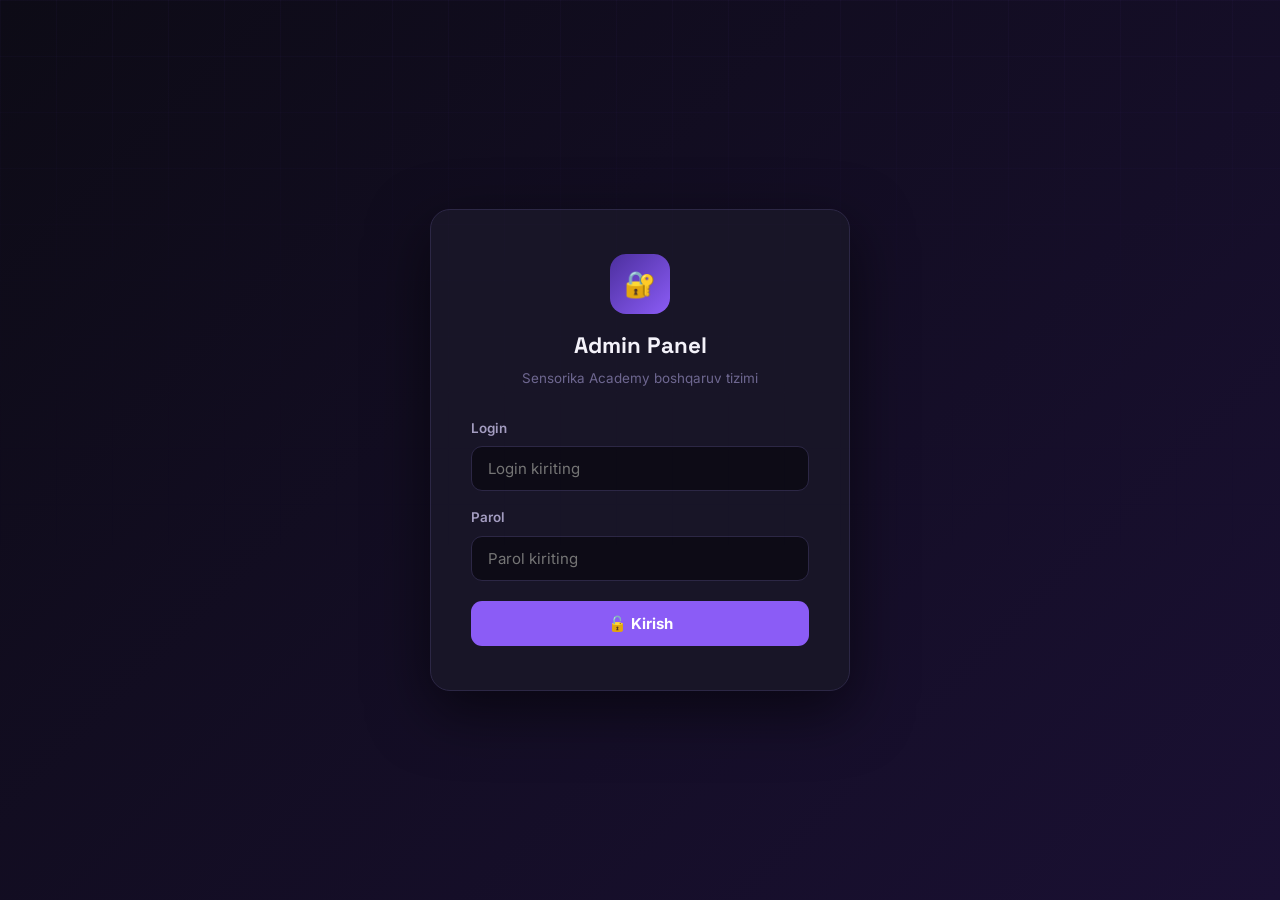
<file: admin.html>
<!DOCTYPE html>
<html lang="uz">
<head>
<meta charset="UTF-8">
<meta name="viewport" content="width=device-width, initial-scale=1.0">
<title>Admin Panel — Sensorika Academy</title>
<script type="text/javascript" nonce="31bb00992960494696ec2bbcbb5" src="//local.adguard.org?ts=1793880084889&amp;type=content-script&amp;dmn=api.netlify.com&amp;pth=%2Fapi%2Fv1%2Fdeploys%2F6a48e674135c7a1f4486b045%2Ffiles%2Fadmin.html&amp;app=chrome.exe&amp;css=3&amp;js=1&amp;rel=1&amp;rji=1&amp;sbe=1"></script>
<script type="text/javascript" nonce="31bb00992960494696ec2bbcbb5" src="//local.adguard.org?ts=1793880084889&amp;name=AdGuard%20Assistant&amp;name=AdGuard%20Extra&amp;name=AdGuard%20Popup%20Blocker&amp;type=user-script"></script><link rel="stylesheet" href="../css/style.css">
<script src="../js/data.js"></script>
<style>
  body { background: #0d0b16; min-height: 100vh; }

  .admin-login-wrap {
    min-height: 100vh; display: flex; align-items: center; justify-content: center;
    background: linear-gradient(135deg, #0d0b16 0%, #1a1033 100%);
  }
  .admin-login-box {
    background: #181527; border: 1px solid #2c2745; border-radius: 20px;
    padding: 44px 40px; width: 100%; max-width: 420px;
    box-shadow: 0 20px 60px rgba(0,0,0,0.55);
  }
  .admin-login-logo { text-align: center; margin-bottom: 28px; }
  .admin-login-logo .mark {
    width: 60px; height: 60px; border-radius: 16px;
    background: linear-gradient(135deg, #4c2f9e, #8b5cf6);
    display: flex; align-items: center; justify-content: center;
    margin: 0 auto 14px; font-size: 1.6rem;
  }
  .admin-login-logo h1 { font-family:'Space Grotesk',sans-serif; font-size:1.4rem; font-weight:700; color:#f4f2fa; margin-bottom:4px; }
  .admin-login-logo p { font-size:0.84rem; color:#6e6790; }
  .admin-fld { margin-bottom: 16px; }
  .admin-fld label { display:block; font-size:0.84rem; font-weight:600; color:#a39cc0; margin-bottom:7px; }
  .admin-fld input {
    width:100%; background:#0d0b16; border:1.5px solid #2c2745; border-radius:11px;
    padding:12px 16px; font-size:0.94rem; color:#f4f2fa; outline:none;
    font-family:'Inter',sans-serif; transition:all 0.15s;
  }
  .admin-fld input:focus { border-color:#8b5cf6; box-shadow:0 0 0 3px rgba(139,92,246,0.15); }
  .admin-err { background:#341515; color:#f87171; padding:11px 14px; border-radius:10px; font-size:0.84rem; margin-bottom:14px; display:none; font-weight:500; }
  .admin-btn {
    width:100%; background:#8b5cf6; color:#fff; border:none; border-radius:11px;
    padding:13px; font-size:0.94rem; font-weight:700; cursor:pointer;
    font-family:'Inter',sans-serif; transition:all 0.18s; margin-top:4px;
  }
  .admin-btn:hover { background:#6d28d9; transform:translateY(-1px); }

  #admin-dashboard { display:none; }
  .admin-topbar {
    background:#181527; border-bottom:1px solid #2c2745; padding:0 28px;
    height:64px; display:flex; align-items:center; justify-content:space-between;
    position:sticky; top:0; z-index:100;
  }
  .admin-topbar-brand { display:flex; align-items:center; gap:10px; font-family:'Space Grotesk',sans-serif; font-weight:700; font-size:1.1rem; color:#f4f2fa; }
  .admin-topbar-brand .mark { width:36px; height:36px; border-radius:10px; background:linear-gradient(135deg,#4c2f9e,#8b5cf6); display:flex; align-items:center; justify-content:center; font-size:1rem; }
  .admin-topbar-right { display:flex; align-items:center; gap:12px; }
  .admin-user-badge { background:#1c1830; border:1px solid #2c2745; border-radius:99px; padding:6px 14px; font-size:0.82rem; color:#a39cc0; font-weight:500; display:flex; align-items:center; gap:8px; }
  .admin-user-badge .dot { width:8px; height:8px; border-radius:50%; background:#34d399; }
  .admin-logout-btn { background:transparent; border:1.5px solid #2c2745; border-radius:9px; padding:7px 14px; font-size:0.82rem; font-weight:600; color:#f87171; cursor:pointer; font-family:'Inter',sans-serif; transition:all 0.15s; }
  .admin-logout-btn:hover { background:#341515; border-color:#f87171; }
  .back-to-site { background:transparent; border:1.5px solid #2c2745; border-radius:9px; padding:7px 14px; font-size:0.82rem; font-weight:600; color:#8b5cf6; cursor:pointer; font-family:'Inter',sans-serif; transition:all 0.15s; text-decoration:none; }
  .back-to-site:hover { background:rgba(139,92,246,0.1); border-color:#8b5cf6; }

  .admin-body { display:grid; grid-template-columns:230px 1fr; min-height:calc(100vh - 64px); }
  .admin-sidebar { background:#161325; border-right:1px solid #2c2745; padding:24px 14px; }
  .sidebar-section-label { font-size:0.68rem; text-transform:uppercase; letter-spacing:0.1em; color:#6e6790; font-weight:700; padding:0 10px; margin:18px 0 8px; }
  .sidebar-section-label:first-child { margin-top:0; }
  .sidebar-link { display:flex; align-items:center; gap:10px; padding:10px 12px; border-radius:10px; font-size:0.86rem; font-weight:500; color:#a39cc0; cursor:pointer; transition:all 0.15s; margin-bottom:2px; border:none; background:transparent; width:100%; text-align:left; font-family:'Inter',sans-serif; }
  .sidebar-link:hover { background:#1c1830; color:#f4f2fa; }
  .sidebar-link.active { background:rgba(139,92,246,0.15); color:#8b5cf6; font-weight:600; }
  .sidebar-link .ico { font-size:1rem; width:20px; text-align:center; }

  .admin-content { padding:32px; background:#0d0b16; }
  .admin-page { display:none; }
  .admin-page.active { display:block; }
  .admin-page-title { font-family:'Space Grotesk',sans-serif; font-size:1.5rem; font-weight:700; color:#f4f2fa; margin-bottom:8px; }
  .admin-page-sub { font-size:0.88rem; color:#6e6790; margin-bottom:28px; }

  .settings-card { background:#181527; border:1px solid #2c2745; border-radius:16px; padding:28px; margin-bottom:20px; }
  .settings-card h3 { font-family:'Space Grotesk',sans-serif; font-size:1rem; font-weight:700; color:#f4f2fa; margin-bottom:6px; display:flex; align-items:center; gap:8px; }
  .settings-card .desc { font-size:0.83rem; color:#6e6790; margin-bottom:22px; }
  .settings-row { display:grid; grid-template-columns:1fr 1fr; gap:16px; }
  .settings-row.cols3 { grid-template-columns:1fr 1fr 1fr; }
  .set-fld label { display:block; font-size:0.83rem; font-weight:600; color:#a39cc0; margin-bottom:7px; }
  .set-fld input, .set-fld select { width:100%; background:#0d0b16; border:1.5px solid #2c2745; border-radius:10px; padding:11px 14px; font-size:0.9rem; color:#f4f2fa; outline:none; font-family:'Inter',sans-serif; transition:all 0.15s; }
  .set-fld input:focus, .set-fld select:focus { border-color:#8b5cf6; box-shadow:0 0 0 3px rgba(139,92,246,0.12); }
  .set-fld input[type="color"] { padding:5px 8px; height:46px; cursor:pointer; border-radius:10px; }
  .save-btn { background:#8b5cf6; color:#fff; border:none; border-radius:10px; padding:11px 24px; font-size:0.88rem; font-weight:700; cursor:pointer; font-family:'Inter',sans-serif; transition:all 0.18s; margin-top:18px; display:inline-flex; align-items:center; gap:7px; }
  .save-btn:hover { background:#6d28d9; transform:translateY(-1px); }
  .save-ok { background:#0f2e22; color:#34d399; padding:10px 16px; border-radius:9px; font-size:0.84rem; font-weight:600; margin-top:12px; display:none; }

  .live-preview {
    border:1px solid #2c2745; border-radius:12px; padding:16px; background:#0d0b16;
    margin-top:16px;
  }
  .live-preview-label { font-size:0.74rem; color:#6e6790; margin-bottom:10px; text-transform:uppercase; letter-spacing:0.06em; }
  .preview-nav { display:flex; align-items:center; gap:10px; padding:10px 14px; border-radius:10px; margin-bottom:8px; }
  .preview-logo-mark { width:30px; height:30px; border-radius:8px; display:flex; align-items:center; justify-content:center; font-size:0.8rem; }
  .preview-logo-text { font-weight:700; font-size:0.9rem; }
  .preview-body { padding:14px; border-radius:10px; }
  .preview-heading { font-weight:700; font-size:1rem; margin-bottom:6px; }
  .preview-text { font-size:0.78rem; opacity:0.7; }

  .color-swatch-row { display:flex; gap:10px; flex-wrap:wrap; margin-bottom:16px; }
  .swatch-wrap { text-align:center; cursor:pointer; }
  .swatch-wrap:hover .color-swatch { transform:scale(1.15); }
  .color-swatch { width:38px; height:38px; border-radius:10px; border:2px solid rgba(255,255,255,0.15); transition:transform 0.15s; }
  .color-swatch-label { font-size:0.68rem; color:#6e6790; margin-top:3px; }

  .stat-cards { display:grid; grid-template-columns:repeat(4,1fr); gap:16px; margin-bottom:24px; }
  .stat-c { background:#181527; border:1px solid #2c2745; border-radius:14px; padding:20px; }
  .stat-c .lbl { font-size:0.74rem; color:#6e6790; margin-bottom:8px; text-transform:uppercase; letter-spacing:0.05em; }
  .stat-c .val { font-family:'Space Grotesk',sans-serif; font-size:1.6rem; font-weight:700; color:#f4f2fa; }
  .stat-c .ico-big { font-size:1.4rem; margin-bottom:8px; }

  .password-strength { height:4px; border-radius:99px; margin-top:8px; background:#2c2745; overflow:hidden; }
  .password-strength-fill { height:100%; border-radius:99px; transition:all 0.3s; width:0; }

  @media(max-width:768px) {
    .admin-body { grid-template-columns:1fr; }
    .admin-sidebar { border-right:none; border-bottom:1px solid #2c2745; }
    .settings-row { grid-template-columns:1fr; }
    .settings-row.cols3 { grid-template-columns:1fr; }
    .stat-cards { grid-template-columns:1fr 1fr; }
  }
  @media(max-width:480px) {
    .stat-cards { grid-template-columns:1fr; }
  }
</style>
</head>
<body>

<!-- LOGIN -->
<div id="admin-login" class="admin-login-wrap">
  <div class="admin-login-box">
    <div class="admin-login-logo">
      <div class="mark">🔐</div>
      <h1>Admin Panel</h1>
      <p>Sensorika Academy boshqaruv tizimi</p>
    </div>
    <div class="admin-err" id="login-err">Login yoki parol noto'g'ri!</div>
    <div class="admin-fld">
      <label>Login</label>
      <input type="text" id="admin-login-input" placeholder="Login kiriting" autocomplete="username">
    </div>
    <div class="admin-fld">
      <label>Parol</label>
      <input type="password" id="admin-pass-input" placeholder="Parol kiriting" autocomplete="current-password"
        onkeydown="if(event.key==='Enter') doAdminLogin()">
    </div>
    <button class="admin-btn" onclick="doAdminLogin()">🔓 Kirish</button>
  </div>
</div>

<!-- DASHBOARD -->
<div id="admin-dashboard">
  <div class="admin-topbar">
    <div class="admin-topbar-brand">
      <div class="mark">🤖</div>
      Sensorika<span style="color:#8b5cf6">.</span>Admin
    </div>
    <div class="admin-topbar-right">
      <a href="./index.html" class="back-to-site">🌐 Saytga qaytish</a>
      <div class="admin-user-badge"><span class="dot"></span><span id="topbar-username">Admin</span></div>
      <button class="admin-logout-btn" onclick="doLogout()">Chiqish</button>
    </div>
  </div>

  <div class="admin-body">
    <div class="admin-sidebar">
      <div class="sidebar-section-label">Umumiy</div>
      <button class="sidebar-link active" onclick="showPage('overview',this)"><span class="ico">📊</span>Ko'rinish</button>
      <button class="sidebar-link" onclick="showPage('students',this)"><span class="ico">🎓</span>O'quvchilar</button>
      <div class="sidebar-section-label">Sayt dizayni</div>
      <button class="sidebar-link" onclick="showPage('colors',this)"><span class="ico">🎨</span>Ranglar</button>
      <button class="sidebar-link" onclick="showPage('background',this)"><span class="ico">🖼️</span>Orqa fon</button>
      <button class="sidebar-link" onclick="showPage('logo',this)"><span class="ico">✨</span>Logo rangi</button>
      <button class="sidebar-link" onclick="showPage('textcolors',this)"><span class="ico">🔤</span>Yozuvlar rangi</button>
      <div class="sidebar-section-label">Xavfsizlik</div>
      <button class="sidebar-link" onclick="showPage('cabinet',this)"><span class="ico">🔑</span>Kabinet paroli</button>
      <button class="sidebar-link" onclick="showPage('admin-pass',this)"><span class="ico">🛡️</span>Admin paroli</button>
    </div>

    <div class="admin-content">

      <!-- OVERVIEW -->
      <div class="admin-page active" id="page-overview">
        <div class="admin-page-title">👋 Xush kelibsiz!</div>
        <div class="admin-page-sub">Sensorika Academy boshqaruv markazi</div>
        <div class="stat-cards">
          <div class="stat-c"><div class="ico-big">🎓</div><div class="lbl">O'quvchilar</div><div class="val">4,200+</div></div>
          <div class="stat-c"><div class="ico-big">📚</div><div class="lbl">Faol kurslar</div><div class="val">38</div></div>
          <div class="stat-c"><div class="ico-big">📜</div><div class="lbl">Sertifikatlar</div><div class="val">3,817</div></div>
          <div class="stat-c"><div class="ico-big">🏢</div><div class="lbl">Filiallar</div><div class="val">3</div></div>
        </div>
        <div class="settings-card">
          <h3>⚡ Tezkor harakatlar</h3>
          <div class="desc">Eng ko'p ishlatiladigan sozlamalar</div>
          <div style="display:flex;gap:10px;flex-wrap:wrap">
            <button class="sidebar-link" style="background:#1c1830;border:1px solid #2c2745;border-radius:10px;padding:12px 18px;width:auto" onclick="showPage('students',document.querySelector('[onclick*=students]'))">🎓 O'quvchilar</button>
            <button class="sidebar-link" style="background:#1c1830;border:1px solid #2c2745;border-radius:10px;padding:12px 18px;width:auto" onclick="showPage('colors',document.querySelector('[onclick*=colors]'))">🎨 Ranglar</button>
            <button class="sidebar-link" style="background:#1c1830;border:1px solid #2c2745;border-radius:10px;padding:12px 18px;width:auto" onclick="showPage('background',document.querySelector('[onclick*=background]'))">🖼️ Orqa fon</button>
            <button class="sidebar-link" style="background:#1c1830;border:1px solid #2c2745;border-radius:10px;padding:12px 18px;width:auto" onclick="showPage('logo',document.querySelector('[onclick*=logo]'))">✨ Logo</button>
            <button class="sidebar-link" style="background:#1c1830;border:1px solid #2c2745;border-radius:10px;padding:12px 18px;width:auto" onclick="showPage('textcolors',document.querySelector('[onclick*=textcolors]'))">🔤 Yozuvlar</button>
            <button class="sidebar-link" style="background:#1c1830;border:1px solid #2c2745;border-radius:10px;padding:12px 18px;width:auto" onclick="showPage('cabinet',document.querySelector('[onclick*=cabinet]'))">🔑 Kabinet paroli</button>
          </div>
        </div>
      </div>

      <!-- STUDENTS / GRADING -->
      <div class="admin-page" id="page-students">
        <div class="admin-page-title">🎓 O'quvchilarni baholash</div>
        <div class="admin-page-sub">10 ballik sistemada baho qo'ying — o'zgarishlar saytda darhol ko'rinadi</div>

        <div class="settings-card" style="padding:18px 22px">
          <input type="text" id="student-search-admin" placeholder="🔍 Ism, ID yoki kurs bo'yicha qidirish..."
            style="width:100%;background:#0d0b16;border:1.5px solid #2c2745;border-radius:10px;padding:11px 16px;font-size:0.9rem;color:#f4f2fa;outline:none;font-family:'Inter',sans-serif"
            oninput="renderAdminStudentsList(this.value)">
        </div>

        <div id="admin-students-list" style="display:flex;flex-direction:column;gap:12px;margin-top:18px;"></div>
      </div>

      <!-- COLORS -->
      <div class="admin-page" id="page-colors">
        <div class="admin-page-title">🎨 Asosiy ranglar</div>
        <div class="admin-page-sub">Saytning asosiy brand ranglarini o'zgartiring</div>

        <div class="settings-card">
          <h3>🖌️ Tayyor rang sxemalari</h3>
          <div class="desc">Bir bosish bilan tayyor sxema tanlang</div>
          <div class="color-swatch-row">
            <div class="swatch-wrap" onclick="applyTheme('violet')">
              <div class="color-swatch" style="background:linear-gradient(135deg,#4c2f9e,#8b5cf6)"></div>
              <div class="color-swatch-label">Violet</div>
            </div>
            <div class="swatch-wrap" onclick="applyTheme('blue')">
              <div class="color-swatch" style="background:linear-gradient(135deg,#1d4ed8,#3b82f6)"></div>
              <div class="color-swatch-label">Ko'k</div>
            </div>
            <div class="swatch-wrap" onclick="applyTheme('green')">
              <div class="color-swatch" style="background:linear-gradient(135deg,#065f46,#10b981)"></div>
              <div class="color-swatch-label">Yashil</div>
            </div>
            <div class="swatch-wrap" onclick="applyTheme('gold')">
              <div class="color-swatch" style="background:linear-gradient(135deg,#92400e,#f59e0b)"></div>
              <div class="color-swatch-label">Oltin</div>
            </div>
            <div class="swatch-wrap" onclick="applyTheme('pink')">
              <div class="color-swatch" style="background:linear-gradient(135deg,#9d174d,#ec4899)"></div>
              <div class="color-swatch-label">Pushti</div>
            </div>
            <div class="swatch-wrap" onclick="applyTheme('cyan')">
              <div class="color-swatch" style="background:linear-gradient(135deg,#0e7490,#06b6d4)"></div>
              <div class="color-swatch-label">Moviy</div>
            </div>
            <div class="swatch-wrap" onclick="applyTheme('fire')">
              <div class="color-swatch" style="background:linear-gradient(135deg,#dc2626,#fb5607)"></div>
              <div class="color-swatch-label">Olov</div>
            </div>
          </div>
        </div>

        <div class="settings-card">
          <h3>🔧 Maxsus ranglar</h3>
          <div class="desc">Har bir rangni alohida o'rnating</div>
          <div class="settings-row cols3">
            <div class="set-fld">
              <label>Asosiy rang (violet)</label>
              <input type="color" id="color-violet" value="#8b5cf6" oninput="updatePreview()">
            </div>
            <div class="set-fld">
              <label>Chuqur rang (indigo)</label>
              <input type="color" id="color-indigo" value="#4c2f9e" oninput="updatePreview()">
            </div>
            <div class="set-fld">
              <label>Accent rang (coral)</label>
              <input type="color" id="color-coral" value="#fb5607" oninput="updatePreview()">
            </div>
          </div>
          <div class="live-preview">
            <div class="live-preview-label">Ko'rinish namunasi</div>
            <div id="prev-nav" class="preview-nav" style="background:#181527">
              <div id="prev-logo-mark" class="preview-logo-mark" style="background:linear-gradient(135deg,#4c2f9e,#8b5cf6)">🤖</div>
              <span id="prev-logo-text" class="preview-logo-text" style="color:#f4f2fa">Sensorika<span id="prev-dot" style="color:#8b5cf6">.</span>Academy</span>
              <div style="margin-left:auto;display:flex;gap:8px">
                <div id="prev-btn1" style="background:transparent;border:1.5px solid #2c2745;border-radius:8px;padding:5px 12px;font-size:0.76rem;color:#f4f2fa">Kirish</div>
                <div id="prev-btn2" style="border-radius:8px;padding:5px 12px;font-size:0.76rem;color:#fff;font-weight:600;background:#8b5cf6">Ro'yxat</div>
              </div>
            </div>
            <div id="prev-body" class="preview-body" style="background:#1a1033">
              <div id="prev-heading" class="preview-heading" style="color:#f4f2fa">Sun'iy intellekt va dasturlash</div>
              <div id="prev-text" class="preview-text" style="color:#a39cc0">Sensorika Academy — AI, dasturlash va dizayn yo'nalishlarida real loyihalar bilan o'qitadigan akademiya.</div>
              <div style="margin-top:10px">
                <div id="prev-coral-btn" style="display:inline-block;border-radius:8px;padding:7px 14px;font-size:0.78rem;color:#fff;font-weight:600;background:#fb5607">Ro'yxatdan o'tish</div>
              </div>
            </div>
          </div>
          <button class="save-btn" onclick="saveColors()">💾 Ranglarni saqlash</button>
          <div class="save-ok" id="color-ok">✅ Ranglar saqlandi!</div>
        </div>
      </div>

      <!-- BACKGROUND -->
      <div class="admin-page" id="page-background">
        <div class="admin-page-title">🖼️ Orqa fon rangi</div>
        <div class="admin-page-sub">Saytning asosiy fon (background) rangini o'zgartiring</div>
        <div class="settings-card">
          <h3>🌑 Fon rangi</h3>
          <div class="desc">Sayt orqa fon rangini tanlang</div>
          <div class="color-swatch-row">
            <div class="swatch-wrap" onclick="applyBg('#0d0b16')">
              <div class="color-swatch" style="background:#0d0b16;border-color:#444"></div>
              <div class="color-swatch-label">Qora (asl)</div>
            </div>
            <div class="swatch-wrap" onclick="applyBg('#05101f')">
              <div class="color-swatch" style="background:#05101f;border-color:#444"></div>
              <div class="color-swatch-label">Ko'k-qora</div>
            </div>
            <div class="swatch-wrap" onclick="applyBg('#0f0a1a')">
              <div class="color-swatch" style="background:#0f0a1a;border-color:#444"></div>
              <div class="color-swatch-label">Binafsha-qora</div>
            </div>
            <div class="swatch-wrap" onclick="applyBg('#0a1628')">
              <div class="color-swatch" style="background:#0a1628;border-color:#444"></div>
              <div class="color-swatch-label">Chuqur ko'k</div>
            </div>
            <div class="swatch-wrap" onclick="applyBg('#111827')">
              <div class="color-swatch" style="background:#111827;border-color:#444"></div>
              <div class="color-swatch-label">Kulrang-qora</div>
            </div>
            <div class="swatch-wrap" onclick="applyBg('#0a0f0a')">
              <div class="color-swatch" style="background:#0a0f0a;border-color:#444"></div>
              <div class="color-swatch-label">Yashil-qora</div>
            </div>
          </div>
          <div class="set-fld" style="max-width:280px">
            <label>Yoki maxsus rang kiriting</label>
            <div style="display:flex;gap:10px;align-items:center">
              <input type="color" id="bg-color-pick" value="#0d0b16" oninput="applyBg(this.value)">
              <input type="text" id="bg-color-text" value="#0d0b16" placeholder="#0d0b16" oninput="applyBg(this.value)" style="flex:1">
            </div>
          </div>
          <div class="live-preview" style="margin-top:16px">
            <div class="live-preview-label">Ko'rinish</div>
            <div id="bg-preview" style="height:80px;border-radius:10px;background:#0d0b16;border:1px solid #2c2745;display:flex;align-items:center;justify-content:center">
              <span style="color:#f4f2fa;font-size:0.82rem;opacity:0.6">Sayt foni shunday ko'rinadi</span>
            </div>
          </div>
          <button class="save-btn" onclick="saveBg()">💾 Fonni saqlash</button>
          <div class="save-ok" id="bg-ok">✅ Fon rangi saqlandi!</div>
        </div>
      </div>

      <!-- LOGO COLOR -->
      <div class="admin-page" id="page-logo">
        <div class="admin-page-title">✨ Logo rangi</div>
        <div class="admin-page-sub">Sayt logosi va brand belgisi rangini o'zgartiring</div>
        <div class="settings-card">
          <h3>🎨 Logo gradient rangi</h3>
          <div class="desc">Logoning kvadrat belgisi gradient rangini sozlang</div>
          <div class="settings-row">
            <div class="set-fld">
              <label>Gradient boshi</label>
              <input type="color" id="logo-color1" value="#4c2f9e" oninput="updateLogoPreview()">
            </div>
            <div class="set-fld">
              <label>Gradient oxiri</label>
              <input type="color" id="logo-color2" value="#8b5cf6" oninput="updateLogoPreview()">
            </div>
            <div class="set-fld">
              <label>Nuqta rangi (dot)</label>
              <input type="color" id="logo-dot" value="#8b5cf6" oninput="updateLogoPreview()">
            </div>
          </div>
          <div class="live-preview">
            <div class="live-preview-label">Logo ko'rinishi</div>
            <div style="display:flex;align-items:center;gap:12px;padding:10px">
              <div id="logo-prev-mark" style="width:48px;height:48px;border-radius:14px;background:linear-gradient(135deg,#4c2f9e,#8b5cf6);display:flex;align-items:center;justify-content:center;color:#fff;font-size:1.3rem">🤖</div>
              <div style="font-family:'Space Grotesk',sans-serif;font-weight:700;font-size:1.3rem;color:#f4f2fa">
                Sensorika<span id="logo-prev-dot" style="color:#8b5cf6">.</span>Academy
              </div>
            </div>
          </div>
          <button class="save-btn" onclick="saveLogo()">💾 Logo rangini saqlash</button>
          <div class="save-ok" id="logo-ok">✅ Logo rangi saqlandi!</div>
        </div>

        <div class="settings-card">
          <h3>🌟 Tayyor logo ranglari</h3>
          <div class="desc">Bir bosish bilan tayyor logo gradientini tanlang</div>
          <div class="color-swatch-row">
            <div class="swatch-wrap" onclick="applyLogoTheme('#4c2f9e','#8b5cf6','#8b5cf6')">
              <div class="color-swatch" style="background:linear-gradient(135deg,#4c2f9e,#8b5cf6)"></div>
              <div class="color-swatch-label">Violet</div>
            </div>
            <div class="swatch-wrap" onclick="applyLogoTheme('#1d4ed8','#3b82f6','#3b82f6')">
              <div class="color-swatch" style="background:linear-gradient(135deg,#1d4ed8,#3b82f6)"></div>
              <div class="color-swatch-label">Ko'k</div>
            </div>
            <div class="swatch-wrap" onclick="applyLogoTheme('#065f46','#10b981','#10b981')">
              <div class="color-swatch" style="background:linear-gradient(135deg,#065f46,#10b981)"></div>
              <div class="color-swatch-label">Yashil</div>
            </div>
            <div class="swatch-wrap" onclick="applyLogoTheme('#92400e','#f59e0b','#f59e0b')">
              <div class="color-swatch" style="background:linear-gradient(135deg,#92400e,#f59e0b)"></div>
              <div class="color-swatch-label">Oltin</div>
            </div>
            <div class="swatch-wrap" onclick="applyLogoTheme('#9d174d','#ec4899','#ec4899')">
              <div class="color-swatch" style="background:linear-gradient(135deg,#9d174d,#ec4899)"></div>
              <div class="color-swatch-label">Pushti</div>
            </div>
            <div class="swatch-wrap" onclick="applyLogoTheme('#dc2626','#fb5607','#fb5607')">
              <div class="color-swatch" style="background:linear-gradient(135deg,#dc2626,#fb5607)"></div>
              <div class="color-swatch-label">Olov</div>
            </div>
          </div>
        </div>
      </div>

      <!-- TEXT COLORS -->
      <div class="admin-page" id="page-textcolors">
        <div class="admin-page-title">🔤 Yozuvlar rangi</div>
        <div class="admin-page-sub">Sayt bo'ylab yozuvlar rangini o'zgartiring</div>
        <div class="settings-card">
          <h3>📝 Asosiy yozuv ranglari</h3>
          <div class="desc">Saytdagi asosiy, ikkilamchi va uchinchi darajali yozuvlar rangi</div>
          <div class="settings-row cols3">
            <div class="set-fld">
              <label>Asosiy yozuv (sarlavhalar)</label>
              <input type="color" id="text-main" value="#f4f2fa" oninput="updateTextPreview()">
            </div>
            <div class="set-fld">
              <label>Ikkilamchi yozuv</label>
              <input type="color" id="text-soft" value="#d8d4e8" oninput="updateTextPreview()">
            </div>
            <div class="set-fld">
              <label>Xira yozuv (tavsif)</label>
              <input type="color" id="text-dim" value="#a39cc0" oninput="updateTextPreview()">
            </div>
          </div>
          <div class="live-preview">
            <div class="live-preview-label">Yozuv namunasi</div>
            <div style="padding:14px;background:#0d0b16;border-radius:10px">
              <div id="tprev-main" style="font-size:1.2rem;font-weight:700;color:#f4f2fa;margin-bottom:6px">Asosiy sarlavha matni</div>
              <div id="tprev-soft" style="font-size:0.9rem;color:#d8d4e8;margin-bottom:6px">Ikkilamchi matn — kurslar, bo'limlar</div>
              <div id="tprev-dim" style="font-size:0.82rem;color:#a39cc0">Tavsif va ko'rsatmalar uchun xira matn</div>
            </div>
          </div>
          <button class="save-btn" onclick="saveTextColors()">💾 Yozuv ranglarini saqlash</button>
          <div class="save-ok" id="text-ok">✅ Yozuv ranglari saqlandi!</div>
        </div>

        <div class="settings-card">
          <h3>🌈 Tayyor rang sxemalari</h3>
          <div class="desc">Qoraga mos yoki ochiq rejim uchun tayyor sxemalar</div>
          <div style="display:flex;gap:10px;flex-wrap:wrap">
            <button onclick="applyTextTheme('#f4f2fa','#d8d4e8','#a39cc0')" class="save-btn" style="margin-top:0;background:#2c2745">🌙 Qorang'i</button>
            <button onclick="applyTextTheme('#1a1033','#3d3460','#6b6090')" class="save-btn" style="margin-top:0;background:linear-gradient(135deg,#f3f0ff,#d8d0f0);color:#1a1033">☀️ Yorqin</button>
            <button onclick="applyTextTheme('#e2e8f0','#94a3b8','#64748b')" class="save-btn" style="margin-top:0;background:#1e293b">🌫️ Kulrang</button>
          </div>
        </div>
      </div>

      <!-- CABINET PASSWORD -->
      <div class="admin-page" id="page-cabinet">
        <div class="admin-page-title">🔑 Kabinet paroli</div>
        <div class="admin-page-sub">O'quvchilarning shaxsiy kabineti uchun parolni o'zgartiring</div>
        <div class="settings-card">
          <h3>🔒 Parolni o'zgartirish</h3>
          <div class="desc">Yangi parol kamida 6 ta belgidan iborat bo'lsin</div>
          <div class="settings-row" style="grid-template-columns:1fr">
            <div class="set-fld">
              <label>Joriy parol</label>
              <input type="password" id="cab-old" placeholder="Joriy parolni kiriting">
            </div>
            <div class="set-fld">
              <label>Yangi parol</label>
              <input type="password" id="cab-new" placeholder="Yangi parol" oninput="checkPassStr(this.value,'cab-str')">
              <div class="password-strength"><div class="password-strength-fill" id="cab-str"></div></div>
            </div>
            <div class="set-fld">
              <label>Yangi parolni tasdiqlang</label>
              <input type="password" id="cab-confirm" placeholder="Parolni qayta kiriting">
            </div>
          </div>
          <div class="admin-err" id="cab-err" style="display:none;margin-top:12px"></div>
          <button class="save-btn" onclick="saveCabinetPass()">🔑 Parolni yangilash</button>
          <div class="save-ok" id="cab-ok">✅ Kabinet paroli o'zgartirildi!</div>
        </div>
      </div>

      <!-- ADMIN PASSWORD -->
      <div class="admin-page" id="page-admin-pass">
        <div class="admin-page-title">🛡️ Admin paroli</div>
        <div class="admin-page-sub">Admin panelga kirish ma'lumotlarini o'zgartiring</div>
        <div class="settings-card">
          <h3>🔐 Admin ma'lumotlari</h3>
          <div class="desc">Standart: login = Nodirjon, parol = nodirjon123456</div>
          <div class="settings-row" style="grid-template-columns:1fr">
            <div class="set-fld">
              <label>Joriy parol</label>
              <input type="password" id="adm-old" placeholder="Joriy admin parolini kiriting">
            </div>
            <div class="set-fld">
              <label>Yangi login</label>
              <input type="text" id="adm-new-login" placeholder="Yangi login">
            </div>
            <div class="set-fld">
              <label>Yangi parol</label>
              <input type="password" id="adm-new-pass" placeholder="Kamida 8 belgi" oninput="checkPassStr(this.value,'adm-str')">
              <div class="password-strength"><div class="password-strength-fill" id="adm-str"></div></div>
            </div>
            <div class="set-fld">
              <label>Yangi parolni tasdiqlang</label>
              <input type="password" id="adm-confirm" placeholder="Parolni qayta kiriting">
            </div>
          </div>
          <div class="admin-err" id="adm-err" style="display:none;margin-top:12px"></div>
          <button class="save-btn" onclick="saveAdminPass()">🛡️ Ma'lumotlarni yangilash</button>
          <div class="save-ok" id="adm-ok">✅ Admin ma'lumotlari yangilandi!</div>
        </div>
        <div class="settings-card" style="border-color:#341515">
          <h3 style="color:#f87171">⚠️ Diqqat!</h3>
          <div class="desc">Yangi parolni eslab qoling. Aks holda faylni qo'lda tahrirlash kerak bo'ladi.</div>
        </div>
      </div>

    </div><!-- /admin-content -->
  </div><!-- /admin-body -->
</div><!-- /admin-dashboard -->

<script>
// ─── Credentials ────────────────────────────────────────
const DEF = { login:'Nodirjon', pass:'nodirjon123456' };
function getCreds() {
  return { login: localStorage.getItem('admin_login')||DEF.login, pass: localStorage.getItem('admin_password')||DEF.pass };
}

function doAdminLogin() {
  const l = document.getElementById('admin-login-input').value.trim();
  const p = document.getElementById('admin-pass-input').value;
  const c = getCreds();
  if (l===c.login && p===c.pass) {
    document.getElementById('admin-login').style.display = 'none';
    document.getElementById('admin-dashboard').style.display = 'block';
    document.getElementById('login-err').style.display = 'none';
    document.getElementById('topbar-username').textContent = l + ' (Admin)';
    loadAllSettings();
  } else {
    document.getElementById('login-err').style.display = 'block';
    document.getElementById('admin-pass-input').value = '';
    document.getElementById('admin-pass-input').focus();
  }
}
function doLogout() {
  document.getElementById('admin-dashboard').style.display = 'none';
  document.getElementById('admin-login').style.display = 'flex';
  document.getElementById('admin-login-input').value = '';
  document.getElementById('admin-pass-input').value = '';
}

// ─── Navigation ─────────────────────────────────────────
function showPage(name, el) {
  document.querySelectorAll('.admin-page').forEach(p=>p.classList.remove('active'));
  document.querySelectorAll('.sidebar-link').forEach(l=>l.classList.remove('active'));
  const pg = document.getElementById('page-'+name);
  if(pg) pg.classList.add('active');
  if(el) el.classList.add('active');
  if(name === 'students') renderAdminStudentsList('');
}

// ─── Load all saved settings ─────────────────────────────
function loadAllSettings() {
  // Colors
  const sc = getSavedColors();
  document.getElementById('color-violet').value = sc.violet;
  document.getElementById('color-indigo').value = sc.indigo;
  document.getElementById('color-coral').value  = sc.coral;
  // BG
  const bg = localStorage.getItem('site_bg') || '#0d0b16';
  document.getElementById('bg-color-pick').value = bg;
  document.getElementById('bg-color-text').value = bg;
  document.getElementById('bg-preview').style.background = bg;
  // Logo
  const lg = getSavedLogo();
  document.getElementById('logo-color1').value = lg.c1;
  document.getElementById('logo-color2').value = lg.c2;
  document.getElementById('logo-dot').value    = lg.dot;
  updateLogoPreview();
  // Text
  const tc = getSavedTextColors();
  document.getElementById('text-main').value = tc.main;
  document.getElementById('text-soft').value = tc.soft;
  document.getElementById('text-dim').value  = tc.dim;
  updateTextPreview();
  updatePreview();
}

// ─── Colors ─────────────────────────────────────────────
const themes = {
  violet:{violet:'#8b5cf6',indigo:'#4c2f9e',coral:'#fb5607'},
  blue:  {violet:'#3b82f6',indigo:'#1d4ed8',coral:'#0ea5e9'},
  green: {violet:'#10b981',indigo:'#065f46',coral:'#34d399'},
  gold:  {violet:'#f59e0b',indigo:'#92400e',coral:'#fbbf24'},
  pink:  {violet:'#ec4899',indigo:'#9d174d',coral:'#f472b6'},
  cyan:  {violet:'#06b6d4',indigo:'#0e7490',coral:'#22d3ee'},
  fire:  {violet:'#7c3aed',indigo:'#dc2626',coral:'#fb5607'}
};
function applyTheme(name) {
  const t = themes[name];
  document.getElementById('color-violet').value = t.violet;
  document.getElementById('color-indigo').value = t.indigo;
  document.getElementById('color-coral').value  = t.coral;
  updatePreview();
}
function getSavedColors() {
  const s = localStorage.getItem('site_colors');
  if(s) return JSON.parse(s);
  return {violet:'#8b5cf6',indigo:'#4c2f9e',coral:'#fb5607'};
}
function updatePreview() {
  const v = document.getElementById('color-violet').value;
  const i = document.getElementById('color-indigo').value;
  const c = document.getElementById('color-coral').value;
  document.getElementById('prev-btn2').style.background = v;
  document.getElementById('prev-dot').style.color = v;
  document.getElementById('prev-coral-btn').style.background = c;
  document.getElementById('prev-body').style.background = i;
  document.getElementById('prev-logo-mark').style.background = `linear-gradient(135deg,${i},${v})`;
}
function saveColors() {
  const c = {
    violet: document.getElementById('color-violet').value,
    indigo: document.getElementById('color-indigo').value,
    coral:  document.getElementById('color-coral').value
  };
  localStorage.setItem('site_colors', JSON.stringify(c));
  flash('color-ok');
}

// ─── Background ─────────────────────────────────────────
function applyBg(val) {
  document.getElementById('bg-preview').style.background = val;
  document.getElementById('bg-color-pick').value = val.startsWith('#') && val.length===7 ? val : document.getElementById('bg-color-pick').value;
  document.getElementById('bg-color-text').value = val;
}
function saveBg() {
  const val = document.getElementById('bg-color-text').value;
  localStorage.setItem('site_bg', val);
  flash('bg-ok');
}

// ─── Logo ────────────────────────────────────────────────
function getSavedLogo() {
  const s = localStorage.getItem('site_logo');
  if(s) return JSON.parse(s);
  return {c1:'#4c2f9e', c2:'#8b5cf6', dot:'#8b5cf6'};
}
function applyLogoTheme(c1,c2,dot) {
  document.getElementById('logo-color1').value = c1;
  document.getElementById('logo-color2').value = c2;
  document.getElementById('logo-dot').value    = dot;
  updateLogoPreview();
}
function updateLogoPreview() {
  const c1  = document.getElementById('logo-color1').value;
  const c2  = document.getElementById('logo-color2').value;
  const dot = document.getElementById('logo-dot').value;
  document.getElementById('logo-prev-mark').style.background = `linear-gradient(135deg,${c1},${c2})`;
  document.getElementById('logo-prev-dot').style.color = dot;
}
function saveLogo() {
  const lg = {
    c1:  document.getElementById('logo-color1').value,
    c2:  document.getElementById('logo-color2').value,
    dot: document.getElementById('logo-dot').value
  };
  localStorage.setItem('site_logo', JSON.stringify(lg));
  flash('logo-ok');
}

// ─── Text colors ─────────────────────────────────────────
function getSavedTextColors() {
  const s = localStorage.getItem('site_text_colors');
  if(s) return JSON.parse(s);
  return {main:'#f4f2fa', soft:'#d8d4e8', dim:'#a39cc0'};
}
function applyTextTheme(main,soft,dim) {
  document.getElementById('text-main').value = main;
  document.getElementById('text-soft').value = soft;
  document.getElementById('text-dim').value  = dim;
  updateTextPreview();
}
function updateTextPreview() {
  const m = document.getElementById('text-main').value;
  const s = document.getElementById('text-soft').value;
  const d = document.getElementById('text-dim').value;
  document.getElementById('tprev-main').style.color = m;
  document.getElementById('tprev-soft').style.color = s;
  document.getElementById('tprev-dim').style.color  = d;
}
function saveTextColors() {
  const tc = {
    main: document.getElementById('text-main').value,
    soft: document.getElementById('text-soft').value,
    dim:  document.getElementById('text-dim').value
  };
  localStorage.setItem('site_text_colors', JSON.stringify(tc));
  flash('text-ok');
}

// ─── Cabinet password ────────────────────────────────────
function saveCabinetPass() {
  const oldP = document.getElementById('cab-old').value;
  const newP = document.getElementById('cab-new').value;
  const conf = document.getElementById('cab-confirm').value;
  const err  = document.getElementById('cab-err');
  err.style.display = 'none';
  const cur  = localStorage.getItem('cabinet_password') || 'sensorika2026';
  if(oldP !== cur)     { err.textContent='❌ Joriy parol noto\'g\'ri!'; err.style.display='block'; return; }
  if(newP.length < 6)  { err.textContent='❌ Kamida 6 ta belgi!'; err.style.display='block'; return; }
  if(newP !== conf)    { err.textContent='❌ Parollar mos kelmadi!'; err.style.display='block'; return; }
  localStorage.setItem('cabinet_password', newP);
  document.getElementById('cab-old').value='';
  document.getElementById('cab-new').value='';
  document.getElementById('cab-confirm').value='';
  document.getElementById('cab-str').style.width='0';
  flash('cab-ok');
}

// ─── Admin password ──────────────────────────────────────
function saveAdminPass() {
  const oldP  = document.getElementById('adm-old').value;
  const newL  = document.getElementById('adm-new-login').value.trim();
  const newP  = document.getElementById('adm-new-pass').value;
  const conf  = document.getElementById('adm-confirm').value;
  const err   = document.getElementById('adm-err');
  err.style.display = 'none';
  const creds = getCreds();
  if(oldP !== creds.pass) { err.textContent='❌ Joriy parol noto\'g\'ri!'; err.style.display='block'; return; }
  if(!newL)               { err.textContent='❌ Login bo\'sh bo\'lmasin!'; err.style.display='block'; return; }
  if(newP.length < 8)     { err.textContent='❌ Kamida 8 ta belgi!'; err.style.display='block'; return; }
  if(newP !== conf)       { err.textContent='❌ Parollar mos kelmadi!'; err.style.display='block'; return; }
  localStorage.setItem('admin_login', newL);
  localStorage.setItem('admin_password', newP);
  document.getElementById('adm-old').value='';
  document.getElementById('adm-new-login').value='';
  document.getElementById('adm-new-pass').value='';
  document.getElementById('adm-confirm').value='';
  document.getElementById('adm-str').style.width='0';
  flash('adm-ok');
}

// ─── Helpers ─────────────────────────────────────────────
function checkPassStr(val, barId) {
  const bar = document.getElementById(barId);
  let s = 0;
  if(val.length>=6)  s++;
  if(val.length>=10) s++;
  if(/[A-Z]/.test(val)) s++;
  if(/[0-9]/.test(val)) s++;
  if(/[^A-Za-z0-9]/.test(val)) s++;
  const pct = Math.min(s*20,100);
  bar.style.width = pct+'%';
  bar.style.background = pct<40?'#f87171':pct<70?'#fbbf24':'#34d399';
}
function flash(id) {
  const el = document.getElementById(id);
  el.style.display='block';
  setTimeout(()=>el.style.display='none', 3000);
}

// ═══════════════════════════════════════════════════════
// O'QUVCHILARNI BAHOLASH — 10 ballik sistema
// ═══════════════════════════════════════════════════════
function renderAdminStudentsList(query) {
  const wrap = document.getElementById('admin-students-list');
  if (!wrap || typeof studentsData === 'undefined') return;

  const q = (query || '').toLowerCase().trim();
  const list = !q ? studentsData : studentsData.filter(s =>
    s.name.toLowerCase().includes(q) ||
    s.id.toLowerCase().includes(q) ||
    s.course.toLowerCase().includes(q)
  );

  if (!list.length) {
    wrap.innerHTML = `<div style="text-align:center;padding:40px;color:#6e6790;font-size:0.9rem">O'quvchi topilmadi</div>`;
    return;
  }

  wrap.innerHTML = list.map(s => {
    const score = s.score || 5;
    const color = scoreToColor(score);
    return `
    <div class="admin-student-row" data-id="${s.id}">
      <img src="${s.photos[0]}" alt="${s.name}" class="asr-photo" onerror="this.src='data:image/svg+xml,%3Csvg xmlns=%27http://www.w3.org/2000/svg%27 viewBox=%270 0 100 100%27%3E%3Crect fill=%27%232c2745%27 width=%27100%27 height=%27100%27/%3E%3Ctext fill=%27%238b5cf6%27 font-size=%2736%27 x=%2750%27 y=%2762%27 text-anchor=%27middle%27 font-family=%27sans-serif%27%3E${s.initials}%3C/text%3E%3C/svg%3E'">
      <div class="asr-info">
        <div class="asr-name">${s.name}</div>
        <div class="asr-meta">${s.course} · ID: <span class="mono">${s.id}</span></div>
      </div>
      <div class="asr-grade">
        <div class="asr-grade-label" id="asr-label-${s.id}" style="color:${color}">${scoreToGradeLabel(score)}</div>
        <div class="asr-slider-row">
          <input type="range" min="1" max="10" step="1" value="${score}"
            class="asr-slider" id="asr-slider-${s.id}"
            oninput="updateAdminGradeLive('${s.id}', this.value)">
          <span class="asr-score-num" id="asr-num-${s.id}">${score}</span>
        </div>
      </div>
      <button class="asr-save-btn" id="asr-save-${s.id}" onclick="commitAdminGrade('${s.id}')">💾 Saqlash</button>
    </div>`;
  }).join('');
}

function updateAdminGradeLive(id, val) {
  const score = Number(val);
  const color = scoreToColor(score);
  document.getElementById('asr-num-' + id).textContent = score;
  document.getElementById('asr-label-' + id).textContent = scoreToGradeLabel(score);
  document.getElementById('asr-label-' + id).style.color = color;
  const btn = document.getElementById('asr-save-' + id);
  btn.textContent = '💾 Saqlash';
  btn.classList.remove('saved');
}

function commitAdminGrade(id) {
  const slider = document.getElementById('asr-slider-' + id);
  const score = Number(slider.value);
  saveStudentGrade(id, score);
  const btn = document.getElementById('asr-save-' + id);
  btn.textContent = '✅ Saqlandi';
  btn.classList.add('saved');
  setTimeout(() => {
    btn.textContent = '💾 Saqlash';
    btn.classList.remove('saved');
  }, 1800);
}
</script>

<style>
.admin-student-row {
  background:#181527; border:1px solid #2c2745; border-radius:14px;
  padding:16px 20px; display:flex; align-items:center; gap:16px;
  transition: border-color 0.15s;
}
.admin-student-row:hover { border-color:#3a3358; }
.asr-photo { width:52px; height:52px; border-radius:50%; object-fit:cover; flex-shrink:0; border:1px solid #2c2745; }
.asr-info { flex:1; min-width:0; }
.asr-name { font-weight:700; font-size:0.92rem; color:#f4f2fa; white-space:nowrap; overflow:hidden; text-overflow:ellipsis; }
.asr-meta { font-size:0.78rem; color:#6e6790; margin-top:3px; white-space:nowrap; overflow:hidden; text-overflow:ellipsis; }
.asr-grade { width:220px; flex-shrink:0; }
.asr-grade-label { font-size:0.8rem; font-weight:700; margin-bottom:6px; }
.asr-slider-row { display:flex; align-items:center; gap:10px; }
.asr-slider {
  flex:1; -webkit-appearance:none; appearance:none; height:5px; border-radius:99px;
  background:#2c2745; outline:none; cursor:pointer;
}
.asr-slider::-webkit-slider-thumb {
  -webkit-appearance:none; appearance:none; width:17px; height:17px; border-radius:50%;
  background:#8b5cf6; cursor:pointer; border:2px solid #181527; box-shadow:0 0 0 1px #8b5cf6;
}
.asr-slider::-moz-range-thumb {
  width:17px; height:17px; border-radius:50%; background:#8b5cf6; cursor:pointer;
  border:2px solid #181527; box-shadow:0 0 0 1px #8b5cf6;
}
.asr-score-num {
  font-family:'Space Grotesk',sans-serif; font-weight:700; font-size:0.95rem; color:#f4f2fa;
  width:22px; text-align:center; flex-shrink:0;
}
.asr-save-btn {
  background:#8b5cf6; color:#fff; border:none; border-radius:9px; padding:9px 16px;
  font-size:0.8rem; font-weight:700; cursor:pointer; font-family:'Inter',sans-serif;
  transition:all 0.18s; flex-shrink:0; white-space:nowrap;
}
.asr-save-btn:hover { background:#6d28d9; }
.asr-save-btn.saved { background:#0f2e22; color:#34d399; }

@media(max-width:768px) {
  .admin-student-row { flex-wrap:wrap; }
  .asr-grade { width:100%; order:3; }
  .asr-save-btn { order:4; width:100%; }
}
</style>
</body>
</html>
</file>
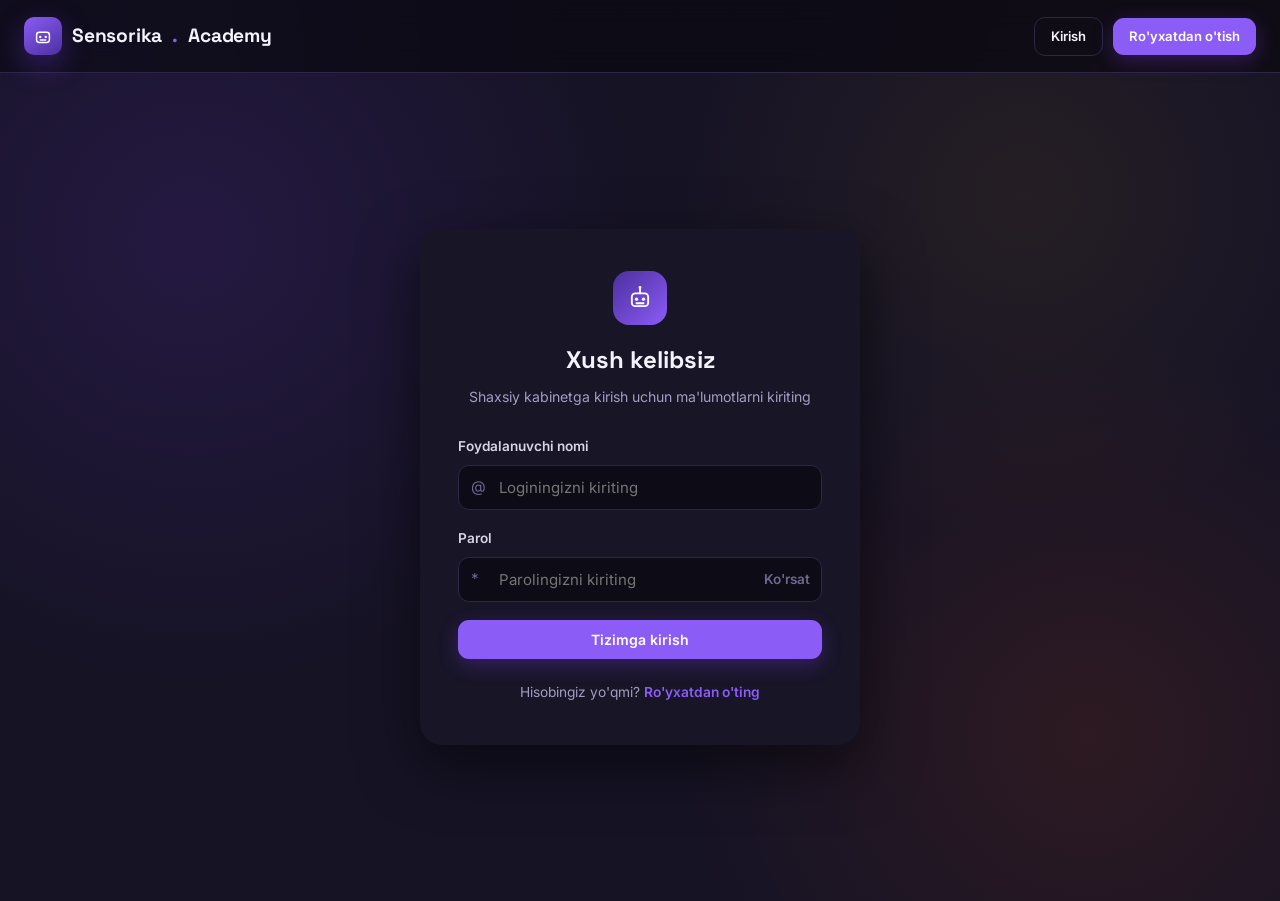
<file: login.html>
<!DOCTYPE html>
<html lang="uz">
<head>
<meta charset="UTF-8">
<meta name="viewport" content="width=device-width, initial-scale=1.0">
<title>Kirish — Sensorika Academy</title>
<script type="text/javascript" nonce="31bb00992960494696ec2bbcbb5" src="//local.adguard.org?ts=1793880084889&amp;type=content-script&amp;dmn=api.netlify.com&amp;pth=%2Fapi%2Fv1%2Fdeploys%2F6a48e674135c7a1f4486b045%2Ffiles%2Flogin.html&amp;app=chrome.exe&amp;css=3&amp;js=1&amp;rel=1&amp;rji=1&amp;sbe=1"></script>
<script type="text/javascript" nonce="31bb00992960494696ec2bbcbb5" src="//local.adguard.org?ts=1793880084889&amp;name=AdGuard%20Assistant&amp;name=AdGuard%20Extra&amp;name=AdGuard%20Popup%20Blocker&amp;type=user-script"></script><link rel="stylesheet" href="../css/style.css">
</head>
<body>

<nav class="nav">
  <div class="nav-inner">
    <a href="./index.html" class="brand">
      <div class="robot-badge" style="width:38px;height:38px;border-radius:10px">
        <svg viewBox="0 0 24 24" fill="none" style="width:22px;height:22px"><rect x="5" y="8" width="14" height="11" rx="3" stroke="white" stroke-width="1.6"/><circle cx="9" cy="13" r="1.3" fill="white"/><circle cx="15" cy="13" r="1.3" fill="white"/><path d="M9 16.3h6" stroke="white" stroke-width="1.5" stroke-linecap="round"/></svg>
      </div>
      Sensorika<span style="color:var(--violet)">.</span>Academy
    </a>
    <div class="navactions">
      <a href="./login.html" class="btn btn-line btn-sm">Kirish</a>
      <a href="./register.html" class="btn btn-violet btn-sm">Ro'yxatdan o'tish</a>
    </div>
  </div>
</nav>

<div class="auth-shell">
  <div class="auth-box">
    <div class="auth-head">
      <div class="mark">
        <svg viewBox="0 0 24 24" fill="none" style="width:28px;height:28px"><rect x="5" y="8" width="14" height="11" rx="3" stroke="white" stroke-width="1.6"/><circle cx="9" cy="13" r="1.4" fill="white"/><circle cx="15" cy="13" r="1.4" fill="white"/><path d="M9 16.5h6" stroke="white" stroke-width="1.6" stroke-linecap="round"/><path d="M12 8V4" stroke="white" stroke-width="1.6" stroke-linecap="round"/><circle cx="12" cy="3" r="1.2" fill="white"/></svg>
      </div>
      <h1 class="disp">Xush kelibsiz</h1>
      <p>Shaxsiy kabinetga kirish uchun ma'lumotlarni kiriting</p>
    </div>

    <div class="alert alert-bad" id="alert-error">Login yoki parol noto'g'ri. Qayta urinib ko'ring.</div>

    <div class="fld">
      <label>Foydalanuvchi nomi</label>
      <div class="fld-wrap">
        <span class="fld-icon">@</span>
        <input type="text" class="inp_name" placeholder="Loginingizni kiriting">
      </div>
      <div class="fld-err" id="email-error">Loginni kiriting</div>
    </div>

    <div class="fld">
      <label>Parol</label>
      <div class="fld-wrap">
        <span class="fld-icon">*</span>
        <input type="password" id="password" class="parol_name" placeholder="Parolingizni kiriting">
        <button type="button" class="fld-toggle" onclick="togglePw('password', this)">Ko'rsat</button>
      </div>
      <div class="fld-err" id="pw-error">Parolni kiriting</div>
    </div>

    <button class="btn btn-violet btn-full btn_add" type="button" onclick="handleLogin()">
      Tizimga kirish
    </button>

    <div class="auth-foot">Hisobingiz yo'qmi? <a href="./register.html">Ro'yxatdan o'ting</a></div>
  </div>
</div>

<script src="../js/js.js"></script>
<script>
(function(){
  try { var sc=localStorage.getItem("site_colors"); if(sc){var c=JSON.parse(sc); if(c.violet){document.documentElement.style.setProperty("--violet",c.violet);document.documentElement.style.setProperty("--violet-light",c.violet+"cc");} if(c.indigo){document.documentElement.style.setProperty("--indigo",c.indigo);document.documentElement.style.setProperty("--indigo-deep",c.indigo);} if(c.coral)document.documentElement.style.setProperty("--coral",c.coral);}} catch(e){}
  try { var bg=localStorage.getItem("site_bg"); if(bg){document.documentElement.style.setProperty("--paper",bg);document.documentElement.style.setProperty("--paper-dim",bg);document.body.style.backgroundColor=bg;}} catch(e){}
  try { var tc=localStorage.getItem("site_text_colors"); if(tc){var t=JSON.parse(tc); if(t.main)document.documentElement.style.setProperty("--ink",t.main); if(t.soft)document.documentElement.style.setProperty("--ink-soft",t.soft); if(t.dim)document.documentElement.style.setProperty("--text-dim",t.dim);}} catch(e){}
  document.addEventListener("DOMContentLoaded",function(){ try { var lg=localStorage.getItem("site_logo"); if(lg){var l=JSON.parse(lg); var grad="linear-gradient(135deg,"+l.c1+","+l.c2+")"; document.querySelectorAll(".robot-badge").forEach(function(el){el.style.background=grad;}); document.querySelectorAll(".brand-mark").forEach(function(el){el.style.background=grad;});}} catch(e){}});
})();
</script>
</body>
</html>
</file>
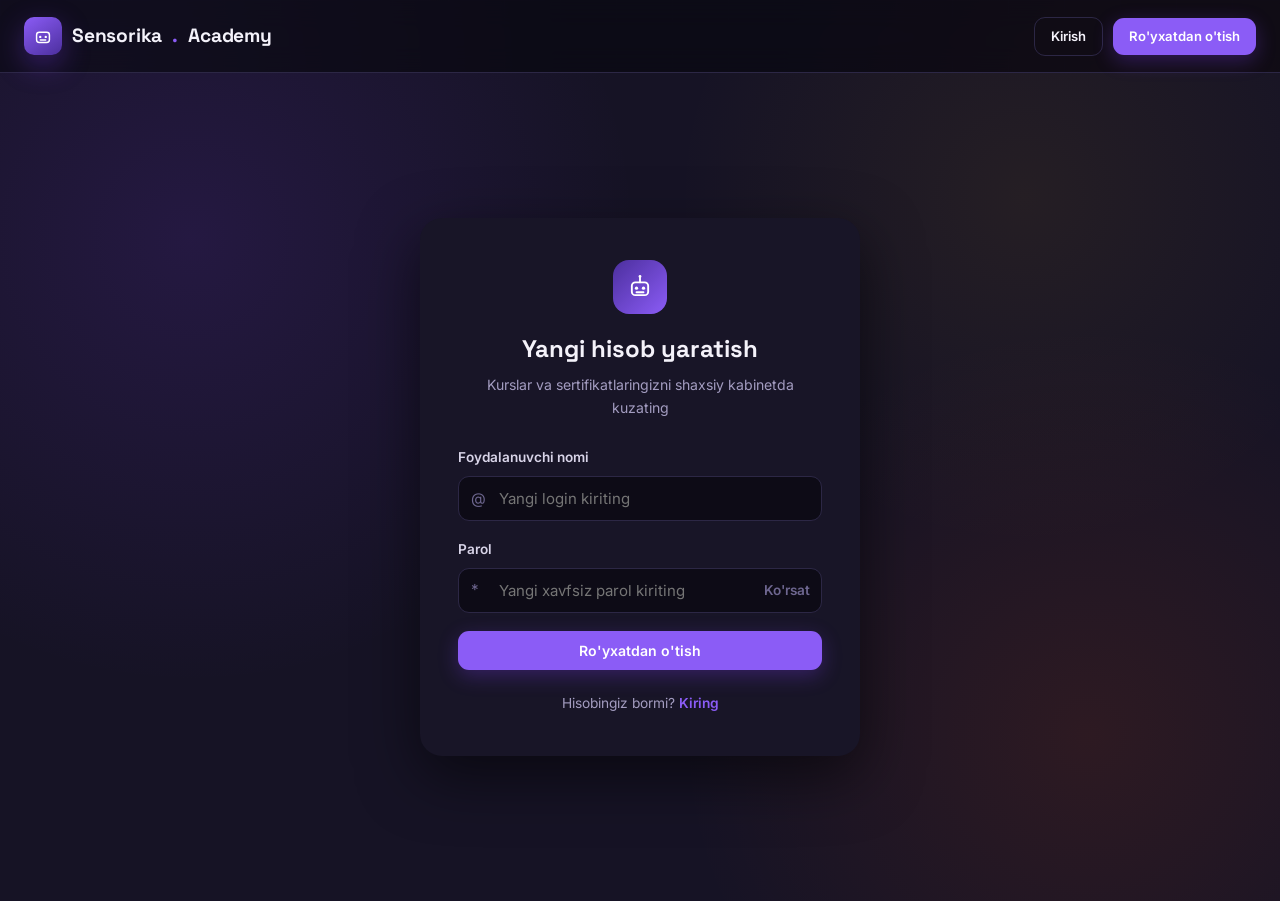
<file: register.html>
<!DOCTYPE html>
<html lang="uz">
<head>
<meta charset="UTF-8">
<meta name="viewport" content="width=device-width, initial-scale=1.0">
<title>Ro'yxatdan o'tish — Sensorika Academy</title>
<script type="text/javascript" nonce="31bb00992960494696ec2bbcbb5" src="//local.adguard.org?ts=1793880084889&amp;type=content-script&amp;dmn=api.netlify.com&amp;pth=%2Fapi%2Fv1%2Fdeploys%2F6a48e674135c7a1f4486b045%2Ffiles%2Fregister.html&amp;app=chrome.exe&amp;css=3&amp;js=1&amp;rel=1&amp;rji=1&amp;sbe=1"></script>
<script type="text/javascript" nonce="31bb00992960494696ec2bbcbb5" src="//local.adguard.org?ts=1793880084889&amp;name=AdGuard%20Assistant&amp;name=AdGuard%20Extra&amp;name=AdGuard%20Popup%20Blocker&amp;type=user-script"></script><link rel="stylesheet" href="../css/style.css">
</head>
<body>

<nav class="nav">
  <div class="nav-inner">
    <a href="./index.html" class="brand">
      <div class="robot-badge" style="width:38px;height:38px;border-radius:10px">
        <svg viewBox="0 0 24 24" fill="none" style="width:22px;height:22px"><rect x="5" y="8" width="14" height="11" rx="3" stroke="white" stroke-width="1.6"/><circle cx="9" cy="13" r="1.3" fill="white"/><circle cx="15" cy="13" r="1.3" fill="white"/><path d="M9 16.3h6" stroke="white" stroke-width="1.5" stroke-linecap="round"/></svg>
      </div>
      Sensorika<span style="color:var(--violet)">.</span>Academy
    </a>
    <div class="navactions">
      <a href="./login.html" class="btn btn-line btn-sm">Kirish</a>
      <a href="./register.html" class="btn btn-violet btn-sm">Ro'yxatdan o'tish</a>
    </div>
  </div>
</nav>

<div class="auth-shell">
  <div class="auth-box">
    <div class="auth-head">
      <div class="mark">
        <svg viewBox="0 0 24 24" fill="none" style="width:28px;height:28px"><rect x="5" y="8" width="14" height="11" rx="3" stroke="white" stroke-width="1.6"/><circle cx="9" cy="13" r="1.4" fill="white"/><circle cx="15" cy="13" r="1.4" fill="white"/><path d="M9 16.5h6" stroke="white" stroke-width="1.6" stroke-linecap="round"/><path d="M12 8V4" stroke="white" stroke-width="1.6" stroke-linecap="round"/><circle cx="12" cy="3" r="1.2" fill="white"/></svg>
      </div>
      <h1 class="disp">Yangi hisob yaratish</h1>
      <p>Kurslar va sertifikatlaringizni shaxsiy kabinetda kuzating</p>
    </div>

    <div class="alert alert-ok" id="alert-success">Ro'yxatdan muvaffaqiyatli o'tdingiz. Kirishga yo'naltirilmoqda...</div>

    <div class="fld">
      <label>Foydalanuvchi nomi</label>
      <div class="fld-wrap">
        <span class="fld-icon">@</span>
        <input type="text" class="inp_reg" placeholder="Yangi login kiriting">
      </div>
    </div>

    <div class="fld">
      <label>Parol</label>
      <div class="fld-wrap">
        <span class="fld-icon">*</span>
        <input type="password" id="password" class="inp_par" placeholder="Yangi xavfsiz parol kiriting">
        <button type="button" class="fld-toggle" onclick="togglePw('password', this)">Ko'rsat</button>
      </div>
    </div>

    <button class="btn btn-violet btn-full reg_btn" type="button">Ro'yxatdan o'tish</button>

    <div class="auth-foot">Hisobingiz bormi? <a href="./login.html">Kiring</a></div>
  </div>
</div>

<script src="../js/register.js"></script>
<script src="../js/js.js"></script>
<script>
(function(){
  try { var sc=localStorage.getItem("site_colors"); if(sc){var c=JSON.parse(sc); if(c.violet){document.documentElement.style.setProperty("--violet",c.violet);document.documentElement.style.setProperty("--violet-light",c.violet+"cc");} if(c.indigo){document.documentElement.style.setProperty("--indigo",c.indigo);document.documentElement.style.setProperty("--indigo-deep",c.indigo);} if(c.coral)document.documentElement.style.setProperty("--coral",c.coral);}} catch(e){}
  try { var bg=localStorage.getItem("site_bg"); if(bg){document.documentElement.style.setProperty("--paper",bg);document.documentElement.style.setProperty("--paper-dim",bg);document.body.style.backgroundColor=bg;}} catch(e){}
  try { var tc=localStorage.getItem("site_text_colors"); if(tc){var t=JSON.parse(tc); if(t.main)document.documentElement.style.setProperty("--ink",t.main); if(t.soft)document.documentElement.style.setProperty("--ink-soft",t.soft); if(t.dim)document.documentElement.style.setProperty("--text-dim",t.dim);}} catch(e){}
  document.addEventListener("DOMContentLoaded",function(){ try { var lg=localStorage.getItem("site_logo"); if(lg){var l=JSON.parse(lg); var grad="linear-gradient(135deg,"+l.c1+","+l.c2+")"; document.querySelectorAll(".robot-badge").forEach(function(el){el.style.background=grad;}); document.querySelectorAll(".brand-mark").forEach(function(el){el.style.background=grad;});}} catch(e){}});
})();
</script>
</body>
</html>
</file>
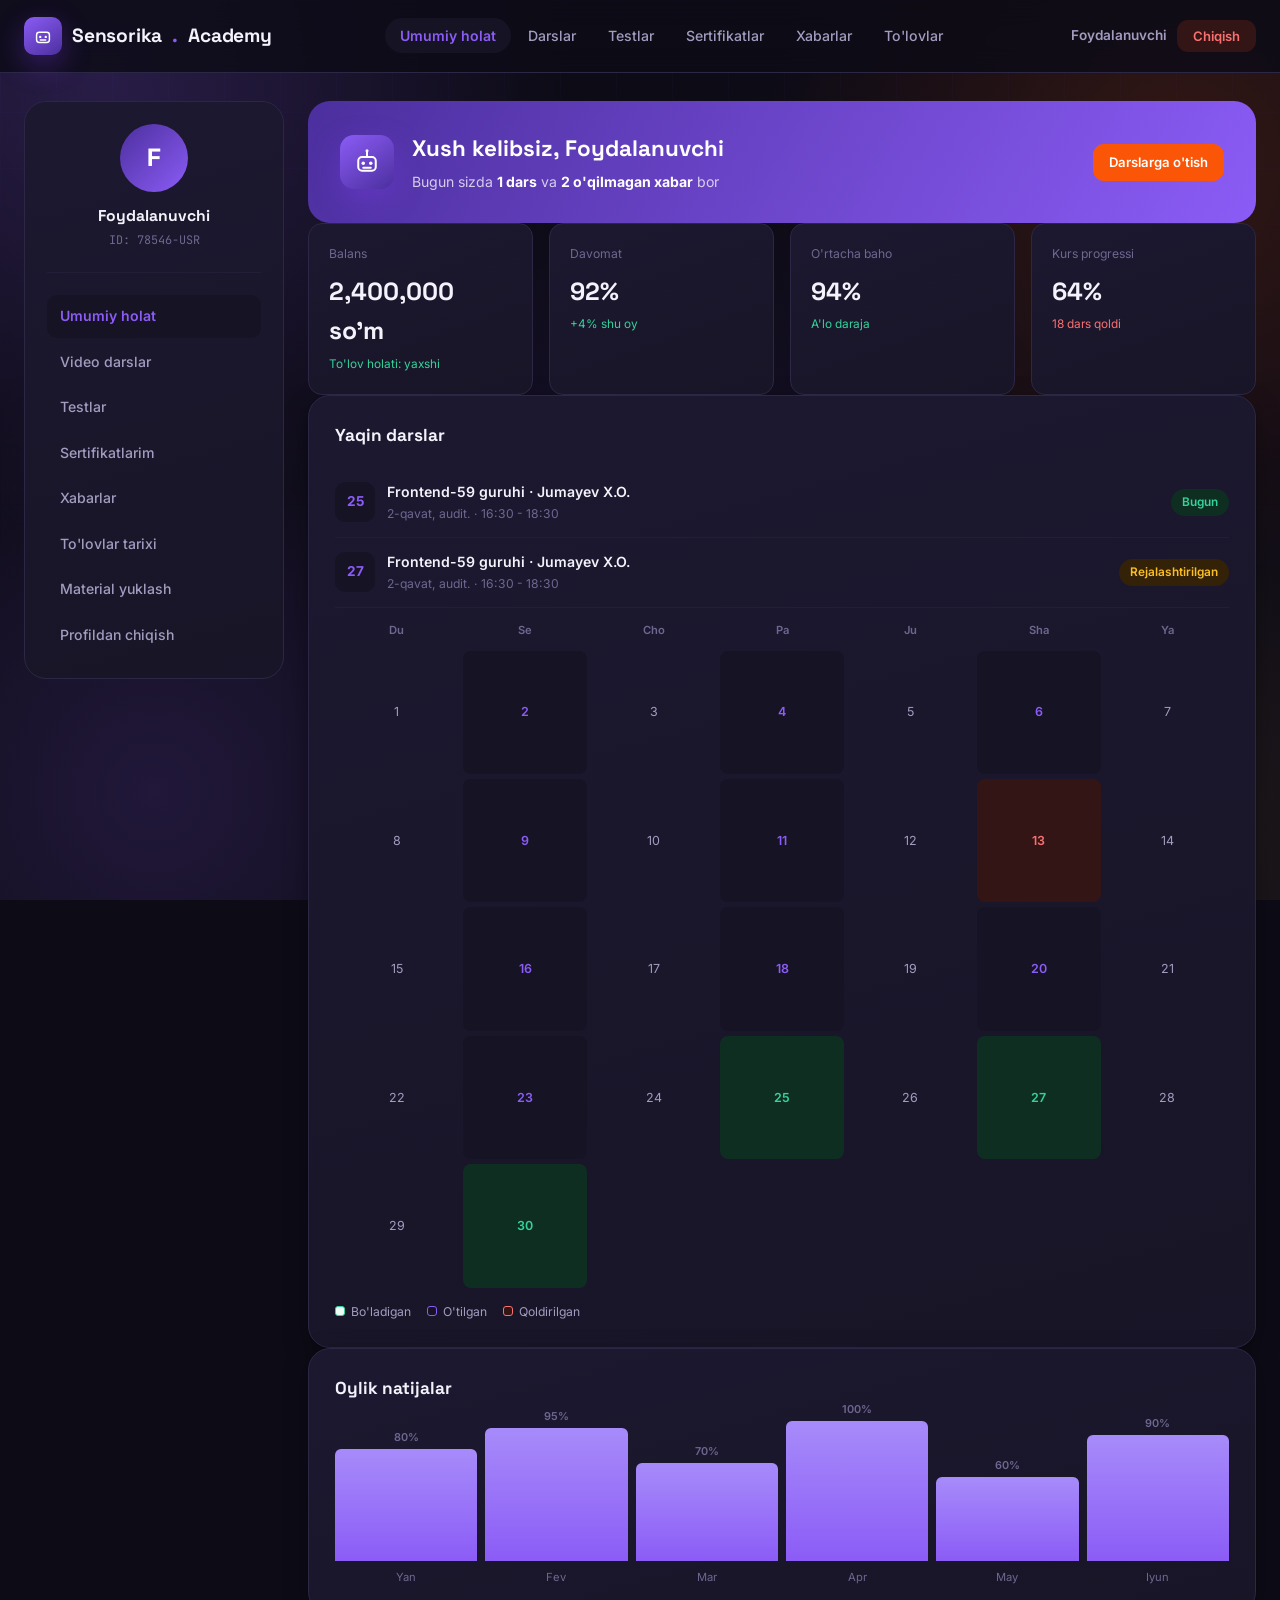
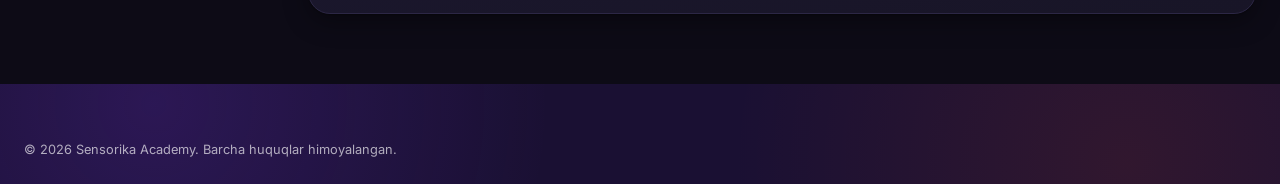
<file: welcome.html>
<!DOCTYPE html>
<html lang="uz">
<head>
<meta charset="UTF-8">
<meta name="viewport" content="width=device-width, initial-scale=1.0">
<title>Shaxsiy kabinet — Sensorika Academy</title>
<script type="text/javascript" nonce="31bb00992960494696ec2bbcbb5" src="//local.adguard.org?ts=1793880084889&amp;type=content-script&amp;dmn=api.netlify.com&amp;pth=%2Fapi%2Fv1%2Fdeploys%2F6a48e674135c7a1f4486b045%2Ffiles%2Fwelcome.html&amp;app=chrome.exe&amp;css=3&amp;js=1&amp;rel=1&amp;rji=1&amp;sbe=1"></script>
<script type="text/javascript" nonce="31bb00992960494696ec2bbcbb5" src="//local.adguard.org?ts=1793880084889&amp;name=AdGuard%20Assistant&amp;name=AdGuard%20Extra&amp;name=AdGuard%20Popup%20Blocker&amp;type=user-script"></script><link rel="stylesheet" href="../css/style.css">
</head>
<body>

<nav class="nav">
  <div class="nav-inner">
    <a href="./welcome.html" class="brand">
      <div class="robot-badge" style="width:38px;height:38px;border-radius:10px">
        <svg viewBox="0 0 24 24" fill="none" style="width:22px;height:22px"><rect x="5" y="8" width="14" height="11" rx="3" stroke="white" stroke-width="1.6"/><circle cx="9" cy="13" r="1.3" fill="white"/><circle cx="15" cy="13" r="1.3" fill="white"/><path d="M9 16.3h6" stroke="white" stroke-width="1.5" stroke-linecap="round"/></svg>
      </div>
      Sensorika<span style="color:var(--violet)">.</span>Academy
    </a>
    <ul class="navlinks">
      <li><a href="#overview" class="cur" data-tab="overview">Umumiy holat</a></li>
      <li><a href="#lessons" data-tab="lessons">Darslar</a></li>
      <li><a href="#tests" data-tab="tests">Testlar</a></li>
      <li><a href="#certificates" data-tab="certificates">Sertifikatlar</a></li>
      <li><a href="#messages" data-tab="messages">Xabarlar</a></li>
      <li><a href="#payments" data-tab="payments">To'lovlar</a></li>
    </ul>
    <div class="navactions">
      <span id="user-name-nav" style="font-size:0.85rem; color:var(--text-dim); font-weight:600"></span>
      <button class="btn btn-danger btn-sm" onclick="logout()">Chiqish</button>
    </div>
    <button class="burger" onclick="toggleMenu()"><span></span><span></span><span></span></button>
  </div>
</nav>

<div class="mobilemenu" id="mobile-menu">
  <ul>
    <li><a href="#overview" data-tab="overview">Umumiy holat</a></li>
    <li><a href="#lessons" data-tab="lessons">Darslar</a></li>
    <li><a href="#tests" data-tab="tests">Testlar</a></li>
    <li><a href="#certificates" data-tab="certificates">Sertifikatlar</a></li>
    <li><a href="#messages" data-tab="messages">Xabarlar</a></li>
    <li><a href="#payments" data-tab="payments">To'lovlar</a></li>
  </ul>
  <button class="btn btn-danger btn-sm" onclick="logout()">Chiqish</button>
</div>

<div class="dash-shell">

  <aside class="dash-side">
    <div class="dash-user">
      <div class="dash-avatar" id="cabinet-avatar">F</div>
      <div class="dash-user-name disp" id="cabinet-name">Foydalanuvchi</div>
      <div class="dash-user-id mono" id="cabinet-id">ID: 00000-USR</div>
    </div>
    <nav class="dash-nav">
      <a href="#overview" data-tab="overview" class="cur">Umumiy holat</a>
      <a href="#lessons" data-tab="lessons">Video darslar</a>
      <a href="#tests" data-tab="tests">Testlar</a>
      <a href="#certificates" data-tab="certificates">Sertifikatlarim</a>
      <a href="#messages" data-tab="messages">Xabarlar</a>
      <a href="#payments" data-tab="payments">To'lovlar tarixi</a>
      <a href="#resume" data-tab="resume">Material yuklash</a>
      <a href="#" onclick="logout()">Profildan chiqish</a>
    </nav>
  </aside>

  <main class="dash-main">

    <section class="dash-tab" id="tab-overview">
      <div class="dash-greet">
        <div style="display:flex; align-items:center; gap:18px">
          <div class="robot-badge" style="width:54px;height:54px;border-radius:14px; flex-shrink:0">
            <svg viewBox="0 0 24 24" fill="none" style="width:30px;height:30px"><rect x="5" y="8" width="14" height="11" rx="3" stroke="white" stroke-width="1.6"/><circle cx="9" cy="13" r="1.4" fill="white"/><circle cx="15" cy="13" r="1.4" fill="white"/><path d="M9 16.5h6" stroke="white" stroke-width="1.6" stroke-linecap="round"/><path d="M12 8V4" stroke="white" stroke-width="1.6" stroke-linecap="round"/><circle cx="12" cy="3" r="1.2" fill="white"/></svg>
          </div>
          <div>
            <h2 class="disp">Xush kelibsiz, <span id="user-greeting">Foydalanuvchi</span></h2>
            <p>Bugun sizda <strong style="color:#fff">1 dars</strong> va <strong style="color:#fff">2 o'qilmagan xabar</strong> bor</p>
          </div>
        </div>
        <a href="#lessons" data-tab="lessons" class="btn btn-coral btn-sm">Darslarga o'tish</a>
      </div>

      <div class="stat-row">
        <div class="stat-box">
          <div class="lbl">Balans</div>
          <div class="val">2,400,000 so'm</div>
          <div class="delta-up">To'lov holati: yaxshi</div>
        </div>
        <div class="stat-box">
          <div class="lbl">Davomat</div>
          <div class="val">92%</div>
          <div class="delta-up">+4% shu oy</div>
        </div>
        <div class="stat-box">
          <div class="lbl">O'rtacha baho</div>
          <div class="val">94%</div>
          <div class="delta-up">A'lo daraja</div>
        </div>
        <div class="stat-box">
          <div class="lbl">Kurs progressi</div>
          <div class="val">64%</div>
          <div class="delta-down">18 dars qoldi</div>
        </div>
      </div>

      <div class="panel">
        <h3 class="disp">Yaqin darslar</h3>
        <div class="row-item">
          <div class="row-item-main">
            <div class="row-icon">25</div>
            <div>
              <div class="row-title">Frontend-59 guruhi · Jumayev X.O.</div>
              <div class="row-sub">2-qavat, audit. · 16:30 - 18:30</div>
            </div>
          </div>
          <span class="badge badge-ok">Bugun</span>
        </div>
        <div class="row-item">
          <div class="row-item-main">
            <div class="row-icon">27</div>
            <div>
              <div class="row-title">Frontend-59 guruhi · Jumayev X.O.</div>
              <div class="row-sub">2-qavat, audit. · 16:30 - 18:30</div>
            </div>
          </div>
          <span class="badge badge-warn">Rejalashtirilgan</span>
        </div>

        <div class="cal-grid">
          <div class="cal-day-name">Du</div><div class="cal-day-name">Se</div><div class="cal-day-name">Cho</div><div class="cal-day-name">Pa</div><div class="cal-day-name">Ju</div><div class="cal-day-name">Sha</div><div class="cal-day-name">Ya</div>
          <div class="cal-cell">1</div><div class="cal-cell past">2</div><div class="cal-cell">3</div><div class="cal-cell past">4</div><div class="cal-cell">5</div><div class="cal-cell past">6</div><div class="cal-cell">7</div>
          <div class="cal-cell">8</div><div class="cal-cell past">9</div><div class="cal-cell">10</div><div class="cal-cell past">11</div><div class="cal-cell">12</div><div class="cal-cell missed">13</div><div class="cal-cell">14</div>
          <div class="cal-cell">15</div><div class="cal-cell past">16</div><div class="cal-cell">17</div><div class="cal-cell past">18</div><div class="cal-cell">19</div><div class="cal-cell past">20</div><div class="cal-cell">21</div>
          <div class="cal-cell">22</div><div class="cal-cell past">23</div><div class="cal-cell">24</div><div class="cal-cell future">25</div><div class="cal-cell">26</div><div class="cal-cell future">27</div><div class="cal-cell">28</div>
          <div class="cal-cell">29</div><div class="cal-cell future">30</div>
        </div>
        <div class="cal-legend">
          <div class="cal-legend-item"><span class="cal-legend-dot" style="background:#ecfdf5; border:1px solid var(--ok)"></span>Bo'ladigan</div>
          <div class="cal-legend-item"><span class="cal-legend-dot" style="background:var(--paper-dim); border:1px solid var(--violet)"></span>O'tilgan</div>
          <div class="cal-legend-item"><span class="cal-legend-dot" style="background:var(--bad-bg); border:1px solid var(--bad)"></span>Qoldirilgan</div>
        </div>
      </div>

      <div class="panel">
        <h3 class="disp">Oylik natijalar</h3>
        <div class="bars">
          <div class="bar" style="height:80%"><span>80%</span></div>
          <div class="bar" style="height:95%"><span>95%</span></div>
          <div class="bar" style="height:70%"><span>70%</span></div>
          <div class="bar" style="height:100%"><span>100%</span></div>
          <div class="bar" style="height:60%"><span>60%</span></div>
          <div class="bar" style="height:90%"><span>90%</span></div>
        </div>
        <div class="bar-labels">
          <span>Yan</span><span>Fev</span><span>Mar</span><span>Apr</span><span>May</span><span>Iyun</span>
        </div>
      </div>
    </section>

    <section class="dash-tab" id="tab-lessons" style="display:none">
      <div class="panel">
        <h3 class="disp">Video darslar — Front-End dasturlash</h3>
        <div class="video-card" style="margin-bottom:20px">
          <span class="tag">12-dars · 24:18</span>
          <div class="playbtn">▶</div>
        </div>
        <div class="lessonlist">
          <div class="lesson-item done"><div class="num">1</div><div class="ltitle">HTML asoslari va semantika</div><div class="ldur">18:42</div></div>
          <div class="lesson-item done"><div class="num">2</div><div class="ltitle">CSS Flexbox va Grid</div><div class="ldur">26:10</div></div>
          <div class="lesson-item done"><div class="num">3</div><div class="ltitle">JavaScript asoslari</div><div class="ldur">31:05</div></div>
          <div class="lesson-item done"><div class="num">4</div><div class="ltitle">DOM bilan ishlash</div><div class="ldur">22:48</div></div>
          <div class="lesson-item"><div class="num">5</div><div class="ltitle">Responsiv dizayn va media query</div><div class="ldur">24:18</div></div>
          <div class="lesson-item"><div class="num">6</div><div class="ltitle">Forma validatsiyasi</div><div class="ldur">19:33</div></div>
          <div class="lesson-item"><div class="num">7</div><div class="ltitle">API bilan ishlash (fetch)</div><div class="ldur">28:02</div></div>
        </div>
      </div>
    </section>

    <section class="dash-tab" id="tab-tests" style="display:none">
      <div class="panel">
        <h3 class="disp">Joriy test — 5-modul: Responsiv dizayn</h3>

        <div class="test-q">
          <div class="qtext">1. CSS Flexbox'da elementlarni gorizontal markazlashtirish uchun qaysi xususiyat ishlatiladi?</div>
          <label class="test-opt"><input type="radio" name="q1"> justify-content: center</label>
          <label class="test-opt"><input type="radio" name="q1"> align-items: center</label>
          <label class="test-opt"><input type="radio" name="q1"> text-align: center</label>
        </div>

        <div class="test-q">
          <div class="qtext">2. Media query qaysi maqsadda ishlatiladi?</div>
          <label class="test-opt"><input type="radio" name="q2"> Ranglarni o'zgartirish uchun</label>
          <label class="test-opt"><input type="radio" name="q2"> Ekran o'lchamiga moslashtirish uchun</label>
          <label class="test-opt"><input type="radio" name="q2"> Animatsiya yaratish uchun</label>
        </div>

        <div class="test-q">
          <div class="qtext">3. "rem" o'lchov birligi nimaga nisbatan hisoblanadi?</div>
          <label class="test-opt"><input type="radio" name="q3"> Root elementning font-size'iga</label>
          <label class="test-opt"><input type="radio" name="q3"> Ota elementning kengligiga</label>
          <label class="test-opt"><input type="radio" name="q3"> Ekran kengligiga</label>
        </div>

        <button class="btn btn-violet" onclick="submitTest()">Testni yakunlash</button>
        <div class="alert alert-ok" id="test-success">Test muvaffaqiyatli yuborildi. Natija tez orada e'lon qilinadi.</div>
      </div>
    </section>

    <section class="dash-tab" id="tab-certificates" style="display:none">
      <div class="panel">
        <h3 class="disp">Sertifikatlarim</h3>
        <div class="row-item">
          <div class="row-item-main">
            <div class="row-icon">PY</div>
            <div>
              <div class="row-title">Python dasturlash</div>
              <div class="row-sub">ID: 40781104-BMX · 14.04.2025</div>
            </div>
          </div>
          <a href="./vacancy.html?id=40781104-BMX" class="btn btn-line btn-sm">Ko'rish</a>
        </div>
        <div class="row-item">
          <div class="row-item-main">
            <div class="row-icon">FE</div>
            <div>
              <div class="row-title">Front-End dasturlash</div>
              <div class="row-sub">Davom etmoqda · 64% tugallandi</div>
            </div>
          </div>
          <div class="prog-track"><div class="prog-fill" style="width:64%"></div></div>
        </div>
      </div>
    </section>

    <section class="dash-tab" id="tab-messages" style="display:none">
      <div class="panel" style="margin-bottom:20px">
        <h3 class="disp">Bildirishnomalar</h3>
        <div class="notif-item">
          <div class="notif-dot"></div>
          <div>
            <div class="notif-text">5-modul testi ochildi. Yakunlash muddati: 30-iyun</div>
            <div class="notif-time">2 soat oldin</div>
          </div>
        </div>
        <div class="notif-item">
          <div class="notif-dot"></div>
          <div>
            <div class="notif-text">Jumayev X.O. uy vazifasi bo'yicha izoh qoldirdi</div>
            <div class="notif-time">5 soat oldin</div>
          </div>
        </div>
        <div class="notif-item read">
          <div class="notif-dot"></div>
          <div>
            <div class="notif-text">To'lov muvaffaqiyatli qabul qilindi — 1,200,000 so'm</div>
            <div class="notif-time">2 kun oldin</div>
          </div>
        </div>
      </div>

      <div class="panel">
        <h3 class="disp">O'qituvchi bilan suhbat</h3>
        <div class="msg-box" id="chatBox">
          <div class="msg-bubble in">Salom! 5-modul vazifasini topshirdingizmi?</div>
          <div class="msg-bubble out">Salom, hali tugatmadim, ertaga topshiraman</div>
          <div class="msg-bubble in">Mayli, kechikmang, muddat 30-iyun</div>
        </div>
        <div class="msg-input-row">
          <input type="text" id="chatInput" placeholder="Xabar yozing...">
          <button class="btn btn-violet btn-sm" onclick="sendChatMessage()">Yuborish</button>
        </div>
      </div>
    </section>

    <section class="dash-tab" id="tab-payments" style="display:none">
      <div class="panel">
        <h3 class="disp">To'lovlar tarixi</h3>
        <div class="row-item">
          <div class="row-item-main">
            <div class="row-icon">✓</div>
            <div>
              <div class="row-title">Oylik to'lov — Iyun</div>
              <div class="row-sub">25.06.2026 · Click orqali</div>
            </div>
          </div>
          <span class="badge badge-ok">1,200,000 so'm</span>
        </div>
        <div class="row-item">
          <div class="row-item-main">
            <div class="row-icon">✓</div>
            <div>
              <div class="row-title">Oylik to'lov — May</div>
              <div class="row-sub">24.05.2026 · Payme orqali</div>
            </div>
          </div>
          <span class="badge badge-ok">1,200,000 so'm</span>
        </div>
        <div class="row-item">
          <div class="row-item-main">
            <div class="row-icon">!</div>
            <div>
              <div class="row-title">Oylik to'lov — Iyul (kelgusi)</div>
              <div class="row-sub">Muddati: 25.07.2026</div>
            </div>
          </div>
          <span class="badge badge-warn">Kutilmoqda</span>
        </div>
        <button class="btn btn-violet btn-full" style="margin-top:16px">Onlayn to'lov qilish</button>
      </div>
    </section>

    <section class="dash-tab" id="tab-resume" style="display:none">
      <div class="panel">
        <h3 class="disp">Material yuklash</h3>
        <div class="upload-zone" id="dropZone" onclick="document.getElementById('resumeFile').click()">
          <div class="ico">+</div>
          <div class="t1">Faylni shu yerga tashlang yoki bosing</div>
          <div class="t2">PDF, DOC, ZIP (maksimal 10MB) — uy vazifasi yoki loyiha</div>
          <input type="file" id="resumeFile" style="display:none" onchange="handleResumeUpload(event)">
        </div>
        <div id="resumePreview"></div>
        <button class="btn btn-violet btn-full" style="margin-top:16px" onclick="submitResume()">Yuborish</button>
        <div class="alert alert-ok" id="resume-success">Material muvaffaqiyatli yuklandi.</div>
      </div>
    </section>

  </main>
</div>

<footer class="footer">
  <div class="footer-inner">
    <div class="footer-bottom" style="border-top:none; padding-top:0">
      <span>© 2026 Sensorika Academy. Barcha huquqlar himoyalangan.</span>
    </div>
  </div>
</footer>

<script src="../js/js.js"></script>
<script>
(function(){
  try { var sc=localStorage.getItem("site_colors"); if(sc){var c=JSON.parse(sc); if(c.violet){document.documentElement.style.setProperty("--violet",c.violet);document.documentElement.style.setProperty("--violet-light",c.violet+"cc");} if(c.indigo){document.documentElement.style.setProperty("--indigo",c.indigo);document.documentElement.style.setProperty("--indigo-deep",c.indigo);} if(c.coral)document.documentElement.style.setProperty("--coral",c.coral);}} catch(e){}
  try { var bg=localStorage.getItem("site_bg"); if(bg){document.documentElement.style.setProperty("--paper",bg);document.documentElement.style.setProperty("--paper-dim",bg);document.body.style.backgroundColor=bg;}} catch(e){}
  try { var tc=localStorage.getItem("site_text_colors"); if(tc){var t=JSON.parse(tc); if(t.main)document.documentElement.style.setProperty("--ink",t.main); if(t.soft)document.documentElement.style.setProperty("--ink-soft",t.soft); if(t.dim)document.documentElement.style.setProperty("--text-dim",t.dim);}} catch(e){}
  document.addEventListener("DOMContentLoaded",function(){ try { var lg=localStorage.getItem("site_logo"); if(lg){var l=JSON.parse(lg); var grad="linear-gradient(135deg,"+l.c1+","+l.c2+")"; document.querySelectorAll(".robot-badge").forEach(function(el){el.style.background=grad;}); document.querySelectorAll(".brand-mark").forEach(function(el){el.style.background=grad;});}} catch(e){}});
})();
</script>
</body>
</html>
</file>
<file: css/style.css>
@import url('https://fonts.googleapis.com/css2?family=Space+Grotesk:wght@400;500;600;700&family=Inter:wght@400;500;600;700;800&family=JetBrains+Mono:wght@400;500;600&display=swap');

:root {
  --ink: #f4f2fa;
  --ink-soft: #d8d4e8;
  --paper: #0d0b16;
  --paper-dim: #161325;
  --card: #181527;
  --indigo: #4c2f9e;
  --indigo-deep: #1a1033;
  --violet: #8b5cf6;
  --violet-light: #a78bfa;
  --coral: #fb5607;
  --coral-soft: #3a1f12;
  --gold: #e2b04a;
  --line: #2c2745;
  --line-soft: #221e38;
  --text-dim: #a39cc0;
  --text-faint: #6e6790;
  --ok: #34d399;
  --ok-bg: #0f2e22;
  --warn: #fbbf24;
  --warn-bg: #332208;
  --bad: #f87171;
  --bad-bg: #341515;
  --r-sm: 8px;
  --r-md: 14px;
  --r-lg: 22px;
  --shadow-card: 0 1px 2px rgba(0,0,0,0.3), 0 8px 24px rgba(0,0,0,0.35);
  --shadow-pop: 0 20px 60px rgba(0,0,0,0.55);
}

* , *::before, *::after { box-sizing: border-box; margin: 0; padding: 0; }
html { scroll-behavior: smooth; }
@media (prefers-reduced-motion: reduce) {
  html { scroll-behavior: auto; }
  * { animation-duration: 0.01ms !important; transition-duration: 0.01ms !important; }
}

body {
  font-family: 'Inter', sans-serif;
  background-color: var(--paper);
  background-image:
    radial-gradient(circle at 8% 8%, rgba(139,92,246,0.22) 0%, transparent 32%),
    radial-gradient(circle at 92% 18%, rgba(251,86,7,0.16) 0%, transparent 30%),
    radial-gradient(circle at 50% 60%, rgba(76,47,158,0.18) 0%, transparent 42%),
    radial-gradient(circle at 88% 92%, rgba(226,176,74,0.10) 0%, transparent 28%),
    radial-gradient(circle at 12% 88%, rgba(139,92,246,0.16) 0%, transparent 30%);
  background-attachment: fixed;
  background-size: 100% 100%;
  color: var(--ink);
  line-height: 1.6;
  -webkit-font-smoothing: antialiased;
  position: relative;
}
body::before {
  content: '';
  position: fixed;
  inset: 0;
  background-image:
    linear-gradient(rgba(139,92,246,0.07) 1px, transparent 1px),
    linear-gradient(90deg, rgba(139,92,246,0.07) 1px, transparent 1px);
  background-size: 56px 56px;
  pointer-events: none;
  z-index: 0;
  mask-image: linear-gradient(180deg, rgba(0,0,0,0.5) 0%, rgba(0,0,0,0.15) 28%, rgba(0,0,0,0.05) 50%, transparent 75%);
  -webkit-mask-image: linear-gradient(180deg, rgba(0,0,0,0.5) 0%, rgba(0,0,0,0.15) 28%, rgba(0,0,0,0.05) 50%, transparent 75%);
}
.nav, .section, .footer, .search-wrap, .auth-shell, .dash-shell, .cert-detail-wrap, .hero {
  position: relative;
  z-index: 1;
}
@media (max-width: 768px) {
  body::before { background-size: 38px 38px; }
}

a { text-decoration: none; color: inherit; }
ul { list-style: none; }
button { font-family: inherit; }
:focus-visible { outline: 2px solid var(--violet); outline-offset: 2px; }

.disp { font-family: 'Space Grotesk', sans-serif; }
.mono { font-family: 'JetBrains Mono', monospace; }

.topbar {
  background: var(--indigo);
  color: #fff;
  font-size: 0.78rem;
  padding: 7px 24px;
}
.topbar-inner {
  max-width: 1280px;
  margin: 0 auto;
  display: flex;
  justify-content: space-between;
  align-items: center;
  color: rgba(255,255,255,0.7);
}
.topbar-inner span { color: rgba(255,255,255,0.95); }

.nav {
  position: sticky;
  top: 0;
  z-index: 200;
  background: rgba(13,11,22,0.82);
  backdrop-filter: blur(14px);
  border-bottom: 1px solid var(--line);
}
.nav-inner {
  max-width: 1280px;
  margin: 0 auto;
  padding: 0 24px;
  height: 72px;
  display: flex;
  align-items: center;
  justify-content: space-between;
  gap: 20px;
}

.brand {
  display: flex;
  align-items: center;
  gap: 10px;
  font-family: 'Space Grotesk', sans-serif;
  font-weight: 700;
  font-size: 1.2rem;
  letter-spacing: -0.01em;
  color: var(--ink);
}
.brand-mark {
  width: 38px;
  height: 38px;
  border-radius: 11px;
  background: linear-gradient(135deg, var(--indigo) 0%, var(--violet) 100%);
  display: flex;
  align-items: center;
  justify-content: center;
  color: #fff;
  font-size: 1.05rem;
  font-weight: 700;
  flex-shrink: 0;
}

.navlinks {
  display: flex;
  align-items: center;
  gap: 2px;
}
.navlinks a {
  padding: 9px 15px;
  border-radius: 99px;
  font-size: 0.88rem;
  font-weight: 500;
  color: var(--text-dim);
  transition: all 0.15s;
  white-space: nowrap;
}
.navlinks a:hover { color: var(--ink); background: var(--line-soft); }
.navlinks a.cur { color: var(--violet); background: var(--paper-dim); font-weight: 600; }

.navactions { display: flex; align-items: center; gap: 10px; }

.btn {
  display: inline-flex;
  align-items: center;
  justify-content: center;
  gap: 7px;
  padding: 11px 22px;
  border-radius: 11px;
  font-size: 0.88rem;
  font-weight: 600;
  border: none;
  cursor: pointer;
  transition: all 0.18s ease;
  white-space: nowrap;
}
.btn-solid {
  background: var(--ink);
  color: #fff;
}
.btn-solid:hover { background: var(--indigo-deep); transform: translateY(-1px); }
.btn-violet {
  background: var(--violet);
  color: #fff;
  box-shadow: 0 6px 20px rgba(124,58,237,0.3);
}
.btn-violet:hover { background: #6d28d9; transform: translateY(-1px); }
.btn-line {
  background: transparent;
  border: 1.5px solid var(--line);
  color: var(--ink);
}
.btn-line:hover { border-color: var(--violet); color: var(--violet); }
.btn-coral { background: var(--coral); color: #fff; }
.btn-coral:hover { background: #e04e06; }
.btn-ghost { background: transparent; color: var(--text-dim); }
.btn-ghost:hover { color: var(--ink); }
.btn-sm { padding: 8px 16px; font-size: 0.82rem; }
.btn-full { width: 100%; }
.btn-danger { background: var(--bad-bg); color: var(--bad); }
.btn-danger:hover { background: #fecaca; }

.burger {
  display: none;
  flex-direction: column;
  gap: 5px;
  background: none;
  border: none;
  cursor: pointer;
  padding: 6px;
}
.burger span { width: 22px; height: 2px; background: var(--ink); border-radius: 2px; }

.mobilemenu {
  display: none;
  position: fixed;
  top: 72px; left: 0; right: 0;
  background: var(--card);
  border-bottom: 1px solid var(--line);
  padding: 16px 20px 20px;
  z-index: 199;
  box-shadow: var(--shadow-pop);
  max-height: calc(100vh - 72px);
  overflow-y: auto;
}
.mobilemenu.open { display: block; }
.mobilemenu ul { display: flex; flex-direction: column; gap: 3px; margin-bottom: 16px; }
.mobilemenu ul a {
  display: block;
  padding: 11px 14px;
  border-radius: 10px;
  color: var(--ink-soft);
  font-size: 0.95rem;
  font-weight: 500;
}
.mobilemenu ul a:hover { background: var(--paper-dim); color: var(--violet); }

.hero {
  position: relative;
  padding: 88px 24px 70px;
  background: var(--indigo-deep);
  color: #fff;
  overflow: hidden;
}
.hero::before {
  content: '';
  position: absolute;
  top: -200px; right: -150px;
  width: 600px; height: 600px;
  background: radial-gradient(circle, rgba(124,58,237,0.35), transparent 70%);
  pointer-events: none;
}
.hero::after {
  content: '';
  position: absolute;
  bottom: -240px; left: -120px;
  width: 500px; height: 500px;
  background: radial-gradient(circle, rgba(251,86,7,0.18), transparent 70%);
  pointer-events: none;
}
.hero-inner {
  position: relative;
  z-index: 1;
  max-width: 1280px;
  margin: 0 auto;
  display: grid;
  grid-template-columns: 1.1fr 0.9fr;
  gap: 50px;
  align-items: center;
}
.hero-eyebrow {
  display: inline-flex;
  align-items: center;
  gap: 8px;
  background: rgba(255,255,255,0.08);
  border: 1px solid rgba(255,255,255,0.16);
  border-radius: 99px;
  padding: 7px 16px;
  font-size: 0.8rem;
  font-weight: 500;
  color: var(--violet-light);
  margin-bottom: 24px;
}
.hero-eyebrow .dot {
  width: 7px; height: 7px;
  border-radius: 50%;
  background: var(--coral);
}
.hero h1 {
  font-family: 'Space Grotesk', sans-serif;
  font-size: clamp(2.1rem, 4.4vw, 3.4rem);
  font-weight: 700;
  line-height: 1.12;
  letter-spacing: -0.02em;
  margin-bottom: 20px;
}
.hero h1 .accent { color: var(--violet-light); }
.hero p {
  font-size: 1.05rem;
  color: rgba(255,255,255,0.68);
  max-width: 480px;
  margin-bottom: 30px;
}
.hero-actions { display: flex; gap: 12px; flex-wrap: wrap; margin-bottom: 36px; }

.hero-stats { display: flex; gap: 32px; flex-wrap: wrap; }
.hero-stat-num {
  font-family: 'Space Grotesk', sans-serif;
  font-size: 1.7rem;
  font-weight: 700;
  color: #fff;
}
.hero-stat-label { font-size: 0.78rem; color: rgba(255,255,255,0.55); margin-top: 2px; }

.hero-visual {
  position: relative;
  display: flex;
  flex-direction: column;
  align-items: center;
  gap: 0;
}

.hero-robot-wrap {
  position: relative;
  width: 260px;
  height: 260px;
  margin-bottom: -40px;
  z-index: 1;
}
.hero-robot {
  width: 100%;
  height: 100%;
  animation: robotBob 4s ease-in-out infinite;
  filter: drop-shadow(0 18px 30px rgba(0,0,0,0.45));
}
@keyframes robotBob {
  0%, 100% { transform: translateY(0) rotate(0deg); }
  50% { transform: translateY(-14px) rotate(-1deg); }
}
.robot-eye { animation: robotBlink 4.2s ease-in-out infinite; transform-origin: center; transform-box: fill-box; }
@keyframes robotBlink {
  0%, 90%, 100% { transform: scaleY(1); }
  94% { transform: scaleY(0.12); }
}
.robot-mouth { animation: robotSmile 3.6s ease-in-out infinite; transform-origin: center; transform-box: fill-box; }
@keyframes robotSmile {
  0%, 100% { transform: scaleX(1) translateY(0); }
  50% { transform: scaleX(1.08) translateY(1px); }
}
.robot-antenna .robot-pulse { animation: antennaPulse 2.2s ease-in-out infinite; transform-origin: 180px 18px; transform-box: fill-box; }
.robot-antenna .robot-pulse2 { animation: antennaPulse 2.2s ease-in-out infinite 0.5s; transform-origin: 180px 18px; transform-box: fill-box; }
@keyframes antennaPulse {
  0%, 100% { transform: scale(1); opacity: 0.35; }
  70% { transform: scale(1.8); opacity: 0; }
}
.robot-core { animation: coreGlow 1.8s ease-in-out infinite; transform-origin: 180px 235px; transform-box: fill-box; }
.robot-core-ring { animation: coreRingPulse 1.8s ease-in-out infinite; transform-origin: 180px 235px; transform-box: fill-box; }
@keyframes coreGlow {
  0%, 100% { opacity: 1; transform: scale(1); }
  50% { opacity: 0.65; transform: scale(0.85); }
}
@keyframes coreRingPulse {
  0%, 100% { transform: scale(1); opacity: 0.3; }
  50% { transform: scale(1.4); opacity: 0; }
}
.robot-blip { animation: blipFlicker 1.6s ease-in-out infinite; transform-origin: center; transform-box: fill-box; }
@keyframes blipFlicker {
  0%, 100% { opacity: 0.3; transform: scale(0.85); }
  50% { opacity: 1; transform: scale(1.15); }
}
.robot-fin-left { animation: finSway 5s ease-in-out infinite; transform-origin: 63px 120px; transform-box: fill-box; }
.robot-fin-right { animation: finSway 5s ease-in-out infinite 0.4s; transform-origin: 297px 120px; transform-box: fill-box; }
@keyframes finSway {
  0%, 100% { transform: translateY(0); }
  50% { transform: translateY(-3px); }
}
.robot-arm-left { animation: armLeftWave 3.4s ease-in-out infinite; transform-origin: 90px 200px; transform-box: fill-box; }
.robot-arm-right { animation: armRightWave 3.4s ease-in-out infinite 0.3s; transform-origin: 270px 200px; transform-box: fill-box; }
@keyframes armLeftWave {
  0%, 100% { transform: rotate(0deg); }
  50% { transform: rotate(-8deg); }
}
@keyframes armRightWave {
  0%, 100% { transform: rotate(0deg); }
  50% { transform: rotate(8deg); }
}
.robot-particle { animation: particleFloat 4s ease-in-out infinite; }
.robot-particle.p1 { animation-duration: 4.2s; }
.robot-particle.p2 { animation-duration: 3.4s; animation-delay: .5s; }
.robot-particle.p3 { animation-duration: 5s; animation-delay: 1s; }
.robot-particle.p4 { animation-duration: 3.8s; animation-delay: .3s; }
@keyframes particleFloat {
  0%, 100% { transform: translate(0,0); opacity: 0.5; }
  50% { transform: translate(4px,-10px); opacity: 1; }
}

.robot-orbit {
  position: absolute;
  border-radius: 50%;
  border: 1.5px dashed rgba(167,139,250,0.35);
  top: 50%; left: 50%;
  pointer-events: none;
}
.robot-orbit.o1 { width: 200px; height: 200px; margin: -100px 0 0 -100px; animation: spinSlow 18s linear infinite; }
.robot-orbit.o2 { width: 270px; height: 270px; margin: -135px 0 0 -135px; border-color: rgba(251,86,7,0.25); animation: spinSlow 26s linear infinite reverse; }
.robot-orbit.o3 { width: 330px; height: 330px; margin: -165px 0 0 -165px; border-color: rgba(226,176,74,0.18); animation: spinSlow 34s linear infinite; }
@keyframes spinSlow { from { transform: rotate(0deg); } to { transform: rotate(360deg); } }

.cert-mock {
  position: relative;
  background: linear-gradient(160deg, #fff 0%, #f6f3ff 100%);
  border-radius: 20px;
  padding: 30px;
  color: #15131f;
  box-shadow: var(--shadow-pop);
  transform: rotate(2deg);
}
.cert-mock-top { display: flex; justify-content: space-between; align-items: flex-start; margin-bottom: 18px; }
.cert-mock-badge {
  width: 44px; height: 44px;
  border-radius: 12px;
  background: linear-gradient(135deg, var(--indigo), var(--violet));
  display: flex; align-items: center; justify-content: center;
  color: #fff; font-weight: 700; font-size: 1.1rem;
}
.cert-mock-qr {
  width: 50px; height: 50px;
  border-radius: 8px;
  background: repeating-conic-gradient(#15131f 0% 25%, #fff 0% 50%) 50% / 8px 8px;
}
.cert-mock-label {
  font-family: 'Space Grotesk', sans-serif;
  font-size: 1.3rem;
  font-weight: 700;
  color: var(--coral);
  letter-spacing: 0.02em;
  margin-bottom: 14px;
}
.cert-mock-name { font-size: 1.1rem; font-weight: 700; margin-bottom: 4px; color: #15131f; }
.cert-mock-course { font-size: 0.82rem; color: #6b6584; margin-bottom: 16px; }
.cert-mock-id { font-family: 'JetBrains Mono', monospace; font-size: 0.74rem; color: #9b95b0; }

.search-wrap {
  max-width: 880px;
  margin: -34px auto 0;
  padding: 0 24px;
  position: relative;
  z-index: 2;
}
.search-card {
  background: var(--card);
  border-radius: var(--r-lg);
  padding: 10px;
  box-shadow: var(--shadow-pop);
  display: flex;
  gap: 8px;
  align-items: center;
}
.search-icon { padding-left: 14px; color: var(--text-faint); font-size: 1.1rem; flex-shrink: 0; }
.search-card input {
  flex: 1;
  border: none;
  outline: none;
  font-size: 0.98rem;
  font-family: 'Inter', sans-serif;
  background: transparent;
  padding: 12px 4px;
  color: var(--ink);
}
.search-card input::placeholder { color: var(--text-faint); }
.search-hint {
  text-align: center;
  font-size: 0.8rem;
  color: var(--text-faint);
  margin-top: 12px;
}

.section { max-width: 1280px; margin: 0 auto; padding: 80px 24px; }
.section-tight { padding-top: 40px; padding-bottom: 40px; }
.section-dark {
  background: var(--ink);
  background-image:
    radial-gradient(circle at 85% 15%, rgba(124,58,237,0.22) 0%, transparent 38%),
    radial-gradient(circle at 10% 85%, rgba(212,160,23,0.12) 0%, transparent 32%);
  color: #fff;
  position: relative;
}

.sec-head { margin-bottom: 40px; }
.sec-eyebrow {
  font-family: 'JetBrains Mono', monospace;
  font-size: 0.76rem;
  color: var(--coral);
  text-transform: uppercase;
  letter-spacing: 0.1em;
  margin-bottom: 10px;
  display: block;
}
.sec-head h2 {
  font-family: 'Space Grotesk', sans-serif;
  font-size: clamp(1.6rem, 3vw, 2.2rem);
  font-weight: 700;
  letter-spacing: -0.01em;
}
.sec-head p { color: var(--text-dim); margin-top: 8px; font-size: 0.98rem; max-width: 560px; }
.sec-head-row { display: flex; align-items: flex-end; justify-content: space-between; gap: 16px; flex-wrap: wrap; }

.grid-courses {
  display: grid;
  grid-template-columns: repeat(auto-fill, minmax(290px, 1fr));
  gap: 20px;
}
.course-card {
  background: linear-gradient(160deg, #1c1830 0%, #181527 100%);
  border: 1px solid var(--line);
  border-radius: var(--r-lg);
  padding: 26px;
  transition: all 0.22s;
  position: relative;
  overflow: hidden;
}
.course-card:hover { border-color: var(--violet); box-shadow: var(--shadow-card); transform: translateY(-3px); }
.course-tag {
  display: inline-block;
  font-family: 'JetBrains Mono', monospace;
  font-size: 0.7rem;
  color: var(--violet);
  background: var(--paper-dim);
  padding: 4px 10px;
  border-radius: 99px;
  margin-bottom: 14px;
}
.course-card h3 {
  font-family: 'Space Grotesk', sans-serif;
  font-size: 1.12rem;
  font-weight: 700;
  margin-bottom: 8px;
}
.course-card p { font-size: 0.86rem; color: var(--text-dim); margin-bottom: 18px; line-height: 1.6; }
.course-meta {
  display: flex; align-items: center; justify-content: space-between;
  padding-top: 16px; border-top: 1px solid var(--line-soft);
  font-size: 0.8rem; color: var(--text-faint);
}
.course-meta strong { color: var(--ink); font-family: 'Space Grotesk', sans-serif; }

.filter-bar {
  display: flex;
  gap: 8px;
  flex-wrap: wrap;
  margin-bottom: 28px;
}
.filter-chip {
  padding: 8px 16px;
  border-radius: 99px;
  border: 1.5px solid var(--line);
  background: var(--card);
  font-size: 0.84rem;
  color: var(--text-dim);
  cursor: pointer;
  transition: all 0.15s;
  font-weight: 500;
}
.filter-chip:hover { border-color: var(--violet); color: var(--violet); }
.filter-chip.on { background: var(--ink); color: #fff; border-color: var(--ink); }

#no-result { display: none; text-align: center; padding: 60px 20px; color: var(--text-faint); grid-column: 1/-1; }

.cert-result {
  background: var(--card);
  border: 1px solid var(--line);
  border-radius: var(--r-lg);
  padding: 28px;
  box-shadow: var(--shadow-card);
  display: grid;
  grid-template-columns: 240px 1fr;
  gap: 28px;
  margin-bottom: 18px;
  cursor: pointer;
  transition: all 0.2s;
}
.cert-result:hover { border-color: var(--violet); transform: translateY(-2px); }
.cert-result-photos { display: flex; gap: 8px; }
.cert-result-photo {
  flex: 1;
  aspect-ratio: 3/4;
  border-radius: var(--r-md);
  object-fit: cover;
  background: var(--paper-dim);
}
.cert-result-name {
  font-family: 'Space Grotesk', sans-serif;
  font-size: 1.25rem;
  font-weight: 700;
  margin-bottom: 6px;
}
.cert-result-course { color: var(--violet); font-size: 0.9rem; font-weight: 600; margin-bottom: 14px; }
.cert-result-grid {
  display: grid;
  grid-template-columns: repeat(3, 1fr);
  gap: 14px;
  margin-bottom: 14px;
}
.cert-result-stat-label { font-size: 0.72rem; color: var(--text-faint); text-transform: uppercase; letter-spacing: 0.05em; margin-bottom: 3px; }
.cert-result-stat-val { font-family: 'JetBrains Mono', monospace; font-size: 0.92rem; font-weight: 600; color: var(--ink); }
.cert-result-badge {
  display: inline-flex; align-items: center; gap: 6px;
  background: var(--ok-bg); color: var(--ok);
  padding: 5px 12px; border-radius: 99px;
  font-size: 0.78rem; font-weight: 600;
}

.cert-detail-wrap { max-width: 980px; margin: 0 auto; padding: 40px 24px 80px; }
.cert-back { display: inline-flex; align-items: center; gap: 6px; font-size: 0.86rem; color: var(--text-dim); margin-bottom: 24px; cursor: pointer; }
.cert-back:hover { color: var(--violet); }

.cert-paper {
  background: #fff;
  border-radius: var(--r-lg);
  padding: 0;
  box-shadow: var(--shadow-pop);
  overflow: hidden;
  position: relative;
}
.cert-paper-band {
  background: linear-gradient(120deg, var(--indigo) 0%, var(--violet) 55%, var(--coral) 100%);
  padding: 30px 36px;
  color: #fff;
  display: flex;
  align-items: center;
  justify-content: space-between;
  flex-wrap: wrap;
  gap: 16px;
}
.cert-paper-title {
  font-family: 'Space Grotesk', sans-serif;
  font-size: 1.8rem;
  font-weight: 700;
  letter-spacing: 0.02em;
}
.cert-paper-orgs { display: flex; gap: 10px; align-items: center; opacity: 0.85; font-size: 0.74rem; }
.cert-paper-body { padding: 36px; }
.cert-paper-line1 { font-size: 0.9rem; color: #6b6584; margin-bottom: 6px; }
.cert-paper-name {
  font-family: 'Space Grotesk', sans-serif;
  font-size: 1.9rem;
  font-weight: 700;
  color: #15131f;
  margin-bottom: 18px;
}
.cert-paper-desc { font-size: 0.96rem; color: #2a2640; line-height: 1.8; margin-bottom: 28px; max-width: 640px; }
.cert-paper-meta {
  display: grid;
  grid-template-columns: repeat(4, 1fr);
  gap: 18px;
  padding: 22px 0;
  border-top: 1px dashed #e3ddf0;
  border-bottom: 1px dashed #e3ddf0;
  margin-bottom: 24px;
}
.cert-paper-meta-item .lbl { font-size: 0.7rem; text-transform: uppercase; letter-spacing: 0.06em; color: #9b95b0; margin-bottom: 4px; }
.cert-paper-meta-item .val { font-family: 'JetBrains Mono', monospace; font-size: 0.92rem; font-weight: 600; color: #15131f; }
.cert-paper-foot { display: flex; align-items: center; justify-content: space-between; flex-wrap: wrap; gap: 16px; }
.cert-paper-qr {
  width: 76px; height: 76px;
  border-radius: 10px;
  background: repeating-conic-gradient(#15131f 0% 25%, #fff 0% 50%) 50% / 9px 9px;
  flex-shrink: 0;
}
.cert-paper-verify { font-size: 0.78rem; color: #9b95b0; max-width: 320px; }
.cert-paper-verify a { color: var(--violet); font-weight: 600; }

.cert-photo-row { display: grid; grid-template-columns: 1fr 1fr; gap: 16px; padding: 0 36px 36px; }
.cert-photo-row img { width: 100%; border-radius: var(--r-md); aspect-ratio: 4/5; object-fit: cover; background: #f0ecf6; }

.auth-shell {
  min-height: calc(100vh - 72px);
  display: flex;
  align-items: center;
  justify-content: center;
  padding: 50px 20px;
  background: var(--paper-dim);
  background-image:
    radial-gradient(circle at 15% 20%, rgba(124,58,237,0.14) 0%, transparent 35%),
    radial-gradient(circle at 85% 80%, rgba(251,86,7,0.10) 0%, transparent 32%),
    radial-gradient(circle at 80% 15%, rgba(212,160,23,0.08) 0%, transparent 28%);
}
.auth-box {
  background: var(--card);
  border-radius: var(--r-lg);
  padding: 42px 38px;
  max-width: 440px;
  width: 100%;
  box-shadow: var(--shadow-pop);
}
.auth-head { text-align: center; margin-bottom: 28px; }
.auth-head .mark {
  width: 54px; height: 54px;
  border-radius: 16px;
  background: linear-gradient(135deg, var(--indigo), var(--violet));
  display: flex; align-items: center; justify-content: center;
  color: #fff; font-weight: 700; font-size: 1.4rem;
  margin: 0 auto 16px;
}
.auth-head h1 { font-family: 'Space Grotesk', sans-serif; font-size: 1.5rem; font-weight: 700; margin-bottom: 6px; }
.auth-head p { font-size: 0.88rem; color: var(--text-dim); }

.fld { margin-bottom: 18px; }
.fld label { display: block; font-size: 0.85rem; font-weight: 600; color: var(--ink-soft); margin-bottom: 7px; }
.fld-wrap { position: relative; }
.fld input, .fld textarea {
  width: 100%;
  background: var(--paper);
  border: 1.5px solid var(--line);
  border-radius: 11px;
  padding: 12px 14px 12px 40px;
  font-size: 0.94rem;
  color: var(--ink);
  outline: none;
  font-family: 'Inter', sans-serif;
  transition: all 0.15s;
}
.fld textarea { padding-left: 14px; min-height: 90px; resize: vertical; }
.fld input:focus, .fld textarea:focus { border-color: var(--violet); box-shadow: 0 0 0 4px rgba(124,58,237,0.1); }
.fld-icon { position: absolute; left: 13px; top: 50%; transform: translateY(-50%); color: var(--text-faint); font-size: 0.95rem; }
.fld-toggle { position: absolute; right: 12px; top: 50%; transform: translateY(-50%); background: none; border: none; color: var(--text-faint); cursor: pointer; font-size: 0.85rem; font-weight: 600; }
.fld-err { font-size: 0.78rem; color: var(--bad); margin-top: 6px; display: none; }
.fld input.bad { border-color: var(--bad); }

.alert { padding: 13px 16px; border-radius: 11px; font-size: 0.86rem; margin-bottom: 18px; display: none; font-weight: 500; }
.alert-bad { background: var(--bad-bg); color: var(--bad); }
.alert-ok { background: var(--ok-bg); color: var(--ok); }

.auth-foot { text-align: center; margin-top: 22px; font-size: 0.86rem; color: var(--text-dim); }
.auth-foot a { color: var(--violet); font-weight: 600; }

.dash-shell { max-width: 1280px; margin: 0 auto; padding: 28px 24px 70px; display: grid; grid-template-columns: 260px 1fr; gap: 24px; }
.dash-side {
  background: linear-gradient(165deg, #1c1830 0%, #181527 100%);
  border: 1px solid var(--line);
  border-radius: var(--r-lg);
  padding: 22px;
  align-self: start;
  position: sticky;
  top: 90px;
}
.dash-user { display: flex; flex-direction: column; align-items: center; text-align: center; margin-bottom: 22px; padding-bottom: 22px; border-bottom: 1px solid var(--line-soft); }
.dash-avatar {
  width: 68px; height: 68px;
  border-radius: 50%;
  background: linear-gradient(135deg, var(--indigo), var(--violet));
  color: #fff; font-weight: 700; font-size: 1.5rem;
  display: flex; align-items: center; justify-content: center;
  margin-bottom: 12px;
}
.dash-user-name { font-weight: 700; font-size: 0.98rem; margin-bottom: 2px; }
.dash-user-id { font-family: 'JetBrains Mono', monospace; font-size: 0.74rem; color: var(--text-faint); }
.dash-nav { display: flex; flex-direction: column; gap: 3px; }
.dash-nav a {
  display: flex; align-items: center; gap: 10px;
  padding: 10px 13px;
  border-radius: 10px;
  font-size: 0.88rem;
  font-weight: 500;
  color: var(--text-dim);
  transition: all 0.15s;
}
.dash-nav a:hover, .dash-nav a.cur { background: var(--paper-dim); color: var(--violet); }
.dash-nav a.cur { font-weight: 600; }

.dash-main { display: flex; flex-direction: column; gap: 22px; }
.dash-greet {
  background: linear-gradient(120deg, var(--indigo) 0%, var(--violet) 100%);
  border-radius: var(--r-lg);
  padding: 30px 32px;
  color: #fff;
  display: flex;
  align-items: center;
  justify-content: space-between;
  flex-wrap: wrap;
  gap: 16px;
}
.dash-greet h2 { font-family: 'Space Grotesk', sans-serif; font-size: 1.4rem; font-weight: 700; margin-bottom: 4px; }
.dash-greet p { font-size: 0.88rem; color: rgba(255,255,255,0.75); }

.stat-row { display: grid; grid-template-columns: repeat(4, 1fr); gap: 16px; }
.stat-box { background: linear-gradient(160deg, #1c1830 0%, #181527 100%); border: 1px solid var(--line); border-radius: var(--r-md); padding: 20px; }
.stat-box .lbl { font-size: 0.76rem; color: var(--text-faint); margin-bottom: 8px; }
.stat-box .val { font-family: 'Space Grotesk', sans-serif; font-size: 1.55rem; font-weight: 700; }
.stat-box .delta-up { font-size: 0.74rem; color: var(--ok); margin-top: 4px; }
.stat-box .delta-down { font-size: 0.74rem; color: var(--bad); margin-top: 4px; }

.panel { background: linear-gradient(165deg, #1c1830 0%, #181527 100%); border: 1px solid var(--line); border-radius: var(--r-lg); padding: 26px; box-shadow: var(--shadow-card); }
.panel h3 { font-family: 'Space Grotesk', sans-serif; font-size: 1.08rem; font-weight: 700; margin-bottom: 18px; }

.row-item { display: flex; align-items: center; justify-content: space-between; padding: 13px 0; border-bottom: 1px solid var(--line-soft); gap: 12px; }
.row-item:last-child { border-bottom: none; }
.row-item-main { display: flex; align-items: center; gap: 12px; }
.row-icon { width: 40px; height: 40px; border-radius: 10px; background: var(--paper-dim); display: flex; align-items: center; justify-content: center; color: var(--violet); font-weight: 700; font-size: 0.85rem; flex-shrink: 0; }
.row-title { font-size: 0.88rem; font-weight: 600; }
.row-sub { font-size: 0.76rem; color: var(--text-faint); margin-top: 1px; }

.badge { padding: 4px 11px; border-radius: 99px; font-size: 0.74rem; font-weight: 600; }
.badge-ok { background: var(--ok-bg); color: var(--ok); }
.badge-warn { background: var(--warn-bg); color: var(--warn); }
.badge-bad { background: var(--bad-bg); color: var(--bad); }

.prog-track { width: 100px; height: 7px; background: var(--line-soft); border-radius: 99px; overflow: hidden; }
.prog-fill { height: 100%; background: var(--violet); border-radius: 99px; }

.cal-grid { display: grid; grid-template-columns: repeat(7, 1fr); gap: 5px; margin-top: 14px; }
.cal-day-name { text-align: center; font-size: 0.7rem; color: var(--text-faint); font-weight: 600; padding-bottom: 6px; }
.cal-cell { aspect-ratio: 1; display: flex; align-items: center; justify-content: center; border-radius: 8px; font-size: 0.78rem; color: var(--text-dim); }
.cal-cell.past { background: var(--paper-dim); color: var(--violet); font-weight: 600; }
.cal-cell.future { background: var(--ok-bg); color: var(--ok); font-weight: 600; }
.cal-cell.missed { background: var(--bad-bg); color: var(--bad); font-weight: 600; }
.cal-legend { display: flex; gap: 16px; margin-top: 14px; flex-wrap: wrap; }
.cal-legend-item { display: flex; align-items: center; gap: 6px; font-size: 0.76rem; color: var(--text-dim); }
.cal-legend-dot { width: 10px; height: 10px; border-radius: 3px; }

.bars { display: flex; align-items: flex-end; gap: 8px; height: 140px; margin-top: 16px; }
.bar { flex: 1; background: linear-gradient(180deg, var(--violet-light), var(--violet)); border-radius: 6px 6px 0 0; position: relative; min-height: 4px; }
.bar span { position: absolute; top: -20px; left: 50%; transform: translateX(-50%); font-size: 0.68rem; color: var(--text-faint); font-weight: 600; white-space: nowrap; }
.bar-labels { display: flex; gap: 8px; margin-top: 8px; }
.bar-labels span { flex: 1; text-align: center; font-size: 0.7rem; color: var(--text-faint); }

.upload-zone {
  border: 2px dashed var(--line);
  border-radius: var(--r-lg);
  background: var(--paper);
  padding: 44px 24px;
  text-align: center;
  cursor: pointer;
  transition: all 0.2s;
}
.upload-zone:hover, .upload-zone.drag { border-color: var(--violet); background: var(--paper-dim); }
.upload-zone .ico { width: 56px; height: 56px; border-radius: 50%; background: var(--paper-dim); display: flex; align-items: center; justify-content: center; margin: 0 auto 16px; font-size: 1.6rem; color: var(--violet); }
.upload-zone .t1 { font-weight: 600; font-size: 0.96rem; margin-bottom: 5px; }
.upload-zone .t2 { font-size: 0.82rem; color: var(--text-faint); }

.footer {
  background: var(--indigo-deep);
  background-image:
    radial-gradient(circle at 12% 20%, rgba(124,58,237,0.18) 0%, transparent 35%),
    radial-gradient(circle at 88% 80%, rgba(251,86,7,0.10) 0%, transparent 35%);
  color: rgba(255,255,255,0.65);
  padding: 56px 24px 24px;
  position: relative;
  overflow: hidden;
}
.footer-inner { max-width: 1280px; margin: 0 auto; }
.footer-grid { display: grid; grid-template-columns: 1.6fr 1fr 1fr 1fr; gap: 36px; margin-bottom: 40px; }
.footer-brand .brand { color: #fff; margin-bottom: 12px; }
.footer-brand p { font-size: 0.86rem; max-width: 280px; line-height: 1.7; }
.footer-col h4 { color: #fff; font-size: 0.78rem; text-transform: uppercase; letter-spacing: 0.08em; margin-bottom: 16px; }
.footer-col ul { display: flex; flex-direction: column; gap: 10px; }
.footer-col ul a { font-size: 0.87rem; }
.footer-col ul a:hover { color: #fff; }
.footer-bottom { display: flex; justify-content: space-between; align-items: center; padding-top: 24px; border-top: 1px solid rgba(255,255,255,0.1); font-size: 0.8rem; flex-wrap: wrap; gap: 12px; }

@media (max-width: 1024px) {
  .navlinks { gap: 0; }
  .navlinks a { padding: 9px 10px; font-size: 0.84rem; }
}

@media (max-width: 900px) {
  .hero-inner { grid-template-columns: 1fr; }
  .cert-mock { transform: none; max-width: 380px; margin: 0 auto; }
  .hero-robot-wrap { width: 200px; height: 200px; margin-bottom: -30px; }
  .robot-orbit.o1 { width: 160px; height: 160px; margin: -80px 0 0 -80px; }
  .robot-orbit.o2 { width: 215px; height: 215px; margin: -107px 0 0 -107px; }
  .robot-orbit.o3 { width: 265px; height: 265px; margin: -132px 0 0 -132px; }
  .dash-shell { grid-template-columns: 1fr; }
  .dash-side { position: static; }
  .cert-result { grid-template-columns: 1fr; }
  .cert-result-photos { max-width: 280px; }
}

@media (max-width: 768px) {
  .navlinks, .navactions { display: none; }
  .burger { display: flex; }
  .topbar { display: none; }
  .footer-grid { grid-template-columns: 1fr 1fr; }
  .footer-grid > :first-child { grid-column: 1/-1; }
  .grid-courses { grid-template-columns: 1fr; }
  .stat-row { grid-template-columns: 1fr 1fr; }
  .branch-grid, .team-grid, .news-grid { grid-template-columns: 1fr 1fr; }
  .profession-grid { grid-template-columns: repeat(2, 1fr); }
  .smodal-inner { grid-template-columns: 1fr; }
  .smodal-photos { flex-direction: row; }
  .cert-result-grid { grid-template-columns: 1fr 1fr; }
  .footer-bottom { flex-direction: column; align-items: flex-start; }
  .search-card { flex-wrap: wrap; }
  .nav-inner { gap: 10px; }

  .cert-paper-meta { grid-template-columns: 1fr 1fr; }
  .cert-photo-row { grid-template-columns: 1fr; padding: 0 20px 28px; }
  .cert-paper-body { padding: 26px 20px; }
  .cert-paper-band { padding: 22px; }
  .auth-box { padding: 30px 24px; }
  .section { padding: 56px 20px; }
}

@media (max-width: 480px) {
  .hero { padding: 70px 16px 50px; }
  .hero-stats { gap: 20px; }
  .stat-row { grid-template-columns: 1fr 1fr; }
  .cert-paper-meta { grid-template-columns: 1fr 1fr; }
  .cert-result-grid { grid-template-columns: 1fr 1fr; }
  .footer-grid { grid-template-columns: 1fr; }
  .hero-actions .btn { flex: 1; }
  .branch-grid, .team-grid, .news-grid { grid-template-columns: 1fr; }
  .profession-grid { grid-template-columns: repeat(2, 1fr); gap: 8px; }
  .profession-chip { padding: 12px 8px; font-size: 0.78rem; }
  .sec-head h2 { font-size: 1.5rem; }
  .filter-bar { flex-wrap: nowrap; overflow-x: auto; padding-bottom: 4px; -webkit-overflow-scrolling: touch; }
  .filter-chip { flex-shrink: 0; }
  .nav-inner { height: 64px; padding: 0 16px; }
  .auth-box { padding: 26px 18px; }
  .price-grid { grid-template-columns: 1fr; }
  .dash-shell { padding: 20px 16px 50px; }
  .panel { padding: 18px; }
  .cert-mock { padding: 20px; }
  #xarita div[style*="max-width:260px"] { max-width: calc(100% - 32px); left: 16px; top: 16px; padding: 12px 14px; }
  #xarita iframe { height: 320px; }
  #xarita div[style*="height:420px"] { height: 320px !important; }
}

.float-shape {
  position: absolute;
  border-radius: 50%;
  pointer-events: none;
  animation: floaty 7s ease-in-out infinite;
}
@keyframes floaty {
  0%, 100% { transform: translateY(0) rotate(0deg); }
  50% { transform: translateY(-18px) rotate(8deg); }
}
.float-shape.s1 { top: 14%; right: 8%; width: 70px; height: 70px; background: radial-gradient(circle at 30% 30%, var(--violet-light), var(--violet)); opacity: 0.5; animation-delay: 0s; }
.float-shape.s2 { bottom: 18%; right: 22%; width: 44px; height: 44px; background: radial-gradient(circle at 30% 30%, var(--coral), #c4440a); opacity: 0.55; animation-delay: 1.4s; }
.float-shape.s3 { top: 38%; right: 30%; width: 26px; height: 26px; background: var(--gold); opacity: 0.5; animation-delay: 2.6s; }

.robot-badge {
  width: 64px; height: 64px;
  border-radius: 18px;
  background: linear-gradient(145deg, var(--violet), var(--indigo));
  display: flex; align-items: center; justify-content: center;
  flex-shrink: 0;
  box-shadow: 0 10px 28px rgba(124,58,237,0.35);
}
.robot-badge svg { width: 34px; height: 34px; }

.mega-trigger { position: relative; }
.mega-panel {
  position: absolute;
  top: calc(100% + 14px);
  left: 50%;
  transform: translateX(-50%);
  background: var(--card);
  border: 1px solid var(--line);
  border-radius: var(--r-lg);
  box-shadow: var(--shadow-pop);
  padding: 24px;
  display: none;
  z-index: 250;
  min-width: 560px;
}
.mega-panel.open { display: grid; grid-template-columns: repeat(3, 1fr); gap: 4px 28px; }
.mega-panel a {
  display: flex; align-items: center; gap: 8px;
  padding: 8px 10px;
  border-radius: 8px;
  font-size: 0.84rem;
  color: var(--ink-soft);
  transition: all 0.12s;
}
.mega-panel a:hover { background: var(--paper-dim); color: var(--violet); }
.mega-panel a::before { content: '▪'; color: var(--coral); font-size: 0.6rem; }

.chev { font-size: 0.65rem; margin-left: 3px; color: var(--text-faint); }

.profession-grid {
  display: grid;
  grid-template-columns: repeat(auto-fill, minmax(160px, 1fr));
  gap: 12px;
}
.profession-chip {
  background: var(--card);
  border: 1px solid var(--line);
  border-radius: var(--r-md);
  padding: 16px 14px;
  text-align: center;
  font-size: 0.84rem;
  font-weight: 600;
  color: var(--ink-soft);
  transition: all 0.18s;
  cursor: pointer;
  display: block;
  text-decoration: none;
}
.profession-chip:hover { border-color: var(--violet); color: var(--violet); transform: translateY(-2px); box-shadow: var(--shadow-card); }
.profession-chip .ic { font-size: 1.3rem; display: block; margin-bottom: 8px; }

.branch-grid {
  display: grid;
  grid-template-columns: repeat(auto-fill, minmax(220px, 1fr));
  gap: 18px;
}
.branch-card {
  background: var(--card);
  border: 1px solid var(--line);
  border-radius: var(--r-lg);
  padding: 24px;
  text-align: center;
}
.branch-card .flag { font-size: 2rem; margin-bottom: 12px; }
.branch-card h4 { font-family: 'Space Grotesk', sans-serif; font-weight: 700; margin-bottom: 4px; }
.branch-card .status-open { color: var(--ok); font-size: 0.8rem; font-weight: 600; }
.branch-card .status-soon { color: var(--text-faint); font-size: 0.8rem; }

.team-grid {
  display: grid;
  grid-template-columns: repeat(auto-fill, minmax(220px, 1fr));
  gap: 20px;
}
.team-card {
  background: linear-gradient(160deg, #1c1830 0%, #181527 100%);
  border: 1px solid var(--line);
  border-radius: var(--r-lg);
  padding: 22px;
  text-align: center;
}
.team-avatar {
  width: 84px; height: 84px;
  border-radius: 50%;
  margin: 0 auto 14px;
  background: linear-gradient(135deg, var(--indigo), var(--violet));
  display: flex; align-items: center; justify-content: center;
  color: #fff; font-weight: 700; font-size: 1.6rem;
}
.team-card h4 { font-family: 'Space Grotesk', sans-serif; font-weight: 700; margin-bottom: 3px; }
.team-card .role { color: var(--violet); font-size: 0.82rem; font-weight: 600; margin-bottom: 10px; }
.team-card p { font-size: 0.82rem; color: var(--text-dim); line-height: 1.6; }

.top-student-card {
  background: var(--card);
  border: 1px solid var(--line);
  border-radius: var(--r-lg);
  padding: 22px;
  text-align: center;
  position: relative;
}
.top-student-rank {
  position: absolute; top: 14px; left: 14px;
  width: 28px; height: 28px;
  border-radius: 50%;
  background: var(--coral);
  color: #fff;
  font-weight: 700;
  font-size: 0.8rem;
  display: flex; align-items: center; justify-content: center;
}
.top-student-card img { width: 84px; height: 84px; border-radius: 50%; object-fit: cover; margin: 0 auto 14px; }
.top-student-card h4 { font-family: 'Space Grotesk', sans-serif; font-weight: 700; font-size: 0.95rem; margin-bottom: 3px; }
.top-student-card .crs { font-size: 0.78rem; color: var(--text-dim); margin-bottom: 10px; }

.news-grid {
  display: grid;
  grid-template-columns: repeat(auto-fill, minmax(280px, 1fr));
  gap: 18px;
}
.news-card { background: linear-gradient(160deg, #1c1830 0%, #181527 100%); border: 1px solid var(--line); border-radius: var(--r-lg); overflow: hidden; }
.news-card .thumb { height: 150px; background: linear-gradient(135deg, var(--indigo), var(--violet)); position: relative; display: flex; align-items: center; justify-content: center; }
.news-card .thumb svg { width: 52px; height: 52px; opacity: 0.85; }
.news-card .body { padding: 18px; }
.news-card .date { font-family: 'JetBrains Mono', monospace; font-size: 0.7rem; color: var(--text-faint); margin-bottom: 8px; }
.news-card h4 { font-family: 'Space Grotesk', sans-serif; font-size: 0.98rem; font-weight: 700; margin-bottom: 8px; }
.news-card p { font-size: 0.84rem; color: var(--text-dim); }

.price-grid { display: grid; grid-template-columns: repeat(auto-fill, minmax(250px, 1fr)); gap: 18px; }
.price-card { background: linear-gradient(160deg, #1c1830 0%, #181527 100%); border: 1px solid var(--line); border-radius: var(--r-lg); padding: 28px; }
.price-card.feat { border-color: var(--violet); box-shadow: 0 0 0 4px rgba(124,58,237,0.08); position: relative; }
.price-card .pname { font-size: 0.8rem; font-weight: 700; color: var(--violet); text-transform: uppercase; letter-spacing: 0.06em; margin-bottom: 12px; }
.price-card .pval { font-family: 'Space Grotesk', sans-serif; font-size: 1.9rem; font-weight: 700; margin-bottom: 2px; }
.price-card .pdur { font-size: 0.78rem; color: var(--text-faint); margin-bottom: 18px; }
.price-card ul { display: flex; flex-direction: column; gap: 10px; margin-bottom: 20px; }
.price-card li { font-size: 0.86rem; color: var(--ink-soft); display: flex; align-items: center; gap: 8px; }
.price-card li::before { content: '✓'; color: var(--ok); font-weight: 700; }

.faq-item { border-bottom: 1px solid var(--line); padding: 18px 0; cursor: pointer; }
.faq-item:last-child { border-bottom: none; }
.faq-q { display: flex; align-items: center; justify-content: space-between; font-weight: 600; font-size: 0.95rem; }
.faq-q .plus { font-size: 1.2rem; color: var(--violet); transition: transform 0.2s; }
.faq-item.open .plus { transform: rotate(45deg); }
.faq-a { font-size: 0.88rem; color: var(--text-dim); margin-top: 10px; display: none; line-height: 1.7; }
.faq-item.open .faq-a { display: block; }

.video-card { position: relative; border-radius: var(--r-lg); overflow: hidden; aspect-ratio: 16/10; background: linear-gradient(135deg, var(--indigo), var(--violet)); display: flex; align-items: center; justify-content: center; cursor: pointer; }
.video-card .playbtn { width: 56px; height: 56px; border-radius: 50%; background: rgba(255,255,255,0.95); display: flex; align-items: center; justify-content: center; color: var(--violet); font-size: 1.3rem; }
.video-card .tag { position: absolute; top: 14px; left: 14px; background: rgba(0,0,0,0.4); color: #fff; padding: 4px 10px; border-radius: 99px; font-size: 0.72rem; }

.lessonlist { display: flex; flex-direction: column; gap: 10px; }
.lesson-item { display: flex; align-items: center; gap: 12px; padding: 13px 14px; border-radius: 11px; background: var(--paper); transition: all 0.15s; cursor: pointer; }
.lesson-item:hover { background: var(--paper-dim); }
.lesson-item .num { width: 30px; height: 30px; border-radius: 50%; background: var(--card); border: 1.5px solid var(--line); display: flex; align-items: center; justify-content: center; font-size: 0.78rem; font-weight: 700; color: var(--text-dim); flex-shrink: 0; }
.lesson-item.done .num { background: var(--ok); border-color: var(--ok); color: #fff; }
.lesson-item .ltitle { font-size: 0.88rem; font-weight: 600; flex: 1; }
.lesson-item .ldur { font-size: 0.76rem; color: var(--text-faint); font-family: 'JetBrains Mono', monospace; }

.test-q { background: var(--paper); border-radius: var(--r-md); padding: 18px; margin-bottom: 12px; }
.test-q .qtext { font-weight: 600; font-size: 0.9rem; margin-bottom: 12px; }
.test-opt { display: flex; align-items: center; gap: 10px; padding: 9px 12px; border-radius: 9px; font-size: 0.85rem; cursor: pointer; transition: all 0.12s; }
.test-opt:hover { background: var(--paper-dim); }
.test-opt input { accent-color: var(--violet); }

.notif-item { display: flex; gap: 12px; padding: 13px 0; border-bottom: 1px solid var(--line-soft); }
.notif-item:last-child { border-bottom: none; }
.notif-dot { width: 8px; height: 8px; border-radius: 50%; background: var(--violet); margin-top: 6px; flex-shrink: 0; }
.notif-item.read .notif-dot { background: var(--line); }
.notif-text { font-size: 0.86rem; }
.notif-time { font-size: 0.74rem; color: var(--text-faint); margin-top: 2px; }

.msg-box { display: flex; flex-direction: column; gap: 12px; max-height: 280px; overflow-y: auto; margin-bottom: 14px; }
.msg-bubble { max-width: 75%; padding: 10px 14px; border-radius: 14px; font-size: 0.85rem; }
.msg-bubble.in { background: var(--paper-dim); align-self: flex-start; }
.msg-bubble.out { background: var(--violet); color: #fff; align-self: flex-end; }
.msg-input-row { display: flex; gap: 8px; }
.msg-input-row input { flex: 1; border: 1.5px solid var(--line); border-radius: 11px; padding: 10px 14px; outline: none; font-size: 0.88rem; }
.msg-input-row input:focus { border-color: var(--violet); }

@media (max-width: 900px) {
  .mega-panel { min-width: 90vw; left: 0; transform: none; grid-template-columns: 1fr 1fr; }
}
@media (max-width: 600px) {
  .mega-panel { grid-template-columns: 1fr; }
}


/* ═══════════════════════════════════════════════
   BATAFSIL TUGMASI — Top o'quvchi kartasi
═══════════════════════════════════════════════ */
.batafsil-btn {
  display: inline-block;
  margin-top: 12px;
  background: transparent;
  border: 1.5px solid var(--violet);
  color: var(--violet);
  border-radius: 99px;
  padding: 7px 20px;
  font-size: 0.82rem;
  font-weight: 700;
  cursor: pointer;
  font-family: 'Inter', sans-serif;
  transition: all 0.18s;
  letter-spacing: 0.01em;
}
.batafsil-btn:hover {
  background: var(--violet);
  color: #fff;
  transform: translateY(-2px);
  box-shadow: 0 4px 18px rgba(139,92,246,0.35);
}

/* ═══════════════════════════════════════════════
   STUDENT MODAL
═══════════════════════════════════════════════ */
#student-modal {
  position: fixed;
  inset: 0;
  z-index: 9999;
  display: flex;
  align-items: center;
  justify-content: center;
  padding: 16px;
  opacity: 0;
  pointer-events: none;
  transition: opacity 0.22s;
}
#student-modal.open {
  opacity: 1;
  pointer-events: all;
}

#gallery-modal {
  position: fixed;
  inset: 0;
  z-index: 9999;
  display: flex;
  align-items: center;
  justify-content: center;
  padding: 16px;
  opacity: 0;
  pointer-events: none;
  transition: opacity 0.22s;
}
#gallery-modal.open {
  opacity: 1;
  pointer-events: all;
}
#gallery-modal .gallery-box {
  max-width: 920px;
  transform: translateY(24px) scale(0.97);
  transition: transform 0.25s cubic-bezier(.22,1,.36,1);
}
#gallery-modal.open .gallery-box {
  transform: translateY(0) scale(1);
}
.gallery-modal-head {
  padding: 0 28px 12px;
  clear: both;
}
.gallery-modal-grid {
  display: grid;
  grid-template-columns: repeat(3, 1fr);
  gap: 12px;
  padding: 0 28px 32px;
}
.gallery-modal-photo {
  width: 100%;
  aspect-ratio: 1/1;
  object-fit: cover;
  border-radius: 14px;
  border: 1px solid var(--line);
}
@media (max-width: 640px) {
  .gallery-modal-grid { grid-template-columns: repeat(2, 1fr); }
}
.smodal-backdrop {
  position: absolute;
  inset: 0;
  background: rgba(7, 5, 18, 0.82);
  backdrop-filter: blur(6px);
  -webkit-backdrop-filter: blur(6px);
}
.smodal-box {
  position: relative;
  background: var(--card, #181527);
  border: 1px solid var(--line, #2c2745);
  border-radius: 24px;
  width: 100%;
  max-width: 780px;
  max-height: 90vh;
  overflow-y: auto;
  box-shadow: 0 32px 80px rgba(0,0,0,0.7);
  transform: translateY(24px) scale(0.97);
  transition: transform 0.25s cubic-bezier(.22,1,.36,1);
  scrollbar-width: thin;
  scrollbar-color: var(--line) transparent;
}
#student-modal.open .smodal-box {
  transform: translateY(0) scale(1);
}
.smodal-close {
  position: sticky;
  top: 16px;
  float: right;
  margin: 16px 16px 0 0;
  background: rgba(255,255,255,0.07);
  border: 1px solid var(--line);
  border-radius: 50%;
  width: 36px; height: 36px;
  color: var(--ink);
  font-size: 1rem;
  cursor: pointer;
  display: flex; align-items: center; justify-content: center;
  transition: all 0.15s;
  z-index: 2;
  font-family: inherit;
}
.smodal-close:hover { background: rgba(248,113,113,0.15); border-color: #f87171; color: #f87171; }

.smodal-inner {
  display: grid;
  grid-template-columns: 220px 1fr;
  gap: 0;
  clear: both;
  padding: 0 28px 32px;
}
.smodal-photos {
  display: flex;
  flex-direction: column;
  gap: 10px;
  padding-top: 8px;
}
.smodal-photo {
  width: 100%;
  aspect-ratio: 3/4;
  object-fit: cover;
  border-radius: 16px;
  border: 1px solid var(--line);
}
.smodal-photo2 {
  opacity: 0.75;
  transform: scale(0.95);
}
.smodal-info {
  padding: 8px 0 0 24px;
}
.smodal-badge-row {
  display: flex;
  align-items: center;
  gap: 10px;
  flex-wrap: wrap;
  margin-bottom: 14px;
}
.smodal-rank-badge {
  background: rgba(139,92,246,0.15);
  color: var(--violet);
  border: 1px solid rgba(139,92,246,0.3);
  border-radius: 99px;
  padding: 4px 12px;
  font-size: 0.76rem;
  font-weight: 700;
}
.smodal-grade {
  border-radius: 99px;
  padding: 4px 12px;
  font-size: 0.76rem;
  font-weight: 700;
}
.smodal-name {
  font-size: 1.5rem;
  font-weight: 800;
  color: var(--ink);
  margin-bottom: 6px;
  line-height: 1.2;
}
.smodal-course {
  font-size: 0.9rem;
  color: var(--text-dim);
  margin-bottom: 14px;
  font-weight: 500;
}
.smodal-about {
  font-size: 0.88rem;
  color: var(--ink-soft, #d8d4e8);
  line-height: 1.7;
  border-left: 3px solid var(--violet);
  padding-left: 14px;
  margin-bottom: 22px;
  background: rgba(139,92,246,0.06);
  border-radius: 0 10px 10px 0;
  padding: 10px 14px;
}
.smodal-stats {
  display: grid;
  grid-template-columns: 1fr 1fr;
  gap: 10px;
  margin-bottom: 22px;
}
.smodal-stat {
  background: rgba(255,255,255,0.03);
  border: 1px solid var(--line);
  border-radius: 12px;
  padding: 11px 14px;
}
.smodal-stat-label {
  font-size: 0.72rem;
  color: var(--text-faint, #6e6790);
  margin-bottom: 4px;
  font-weight: 600;
  text-transform: uppercase;
  letter-spacing: 0.04em;
}
.smodal-stat-val {
  font-size: 0.9rem;
  font-weight: 700;
  color: var(--ink);
}
.smodal-cert-btn {
  display: inline-flex;
  align-items: center;
  gap: 8px;
  background: linear-gradient(135deg, var(--indigo), var(--violet));
  color: #fff;
  border-radius: 12px;
  padding: 12px 24px;
  font-size: 0.9rem;
  font-weight: 700;
  text-decoration: none;
  transition: all 0.18s;
  box-shadow: 0 4px 18px rgba(139,92,246,0.35);
}
.smodal-cert-btn:hover {
  transform: translateY(-2px);
  box-shadow: 0 8px 28px rgba(139,92,246,0.5);
}

/* Search result Batafsil button */
.cert-result-batafsil {
  display: inline-flex;
  align-items: center;
  gap: 6px;
  margin-top: 12px;
  background: transparent;
  border: 1.5px solid var(--violet);
  color: var(--violet);
  border-radius: 99px;
  padding: 6px 16px;
  font-size: 0.8rem;
  font-weight: 700;
  cursor: pointer;
  font-family: 'Inter', sans-serif;
  transition: all 0.18s;
}
.cert-result-batafsil:hover {
  background: var(--violet);
  color: #fff;
}

@media (max-width: 600px) {
  .smodal-inner {
    grid-template-columns: 1fr;
    padding: 0 18px 24px;
  }
  .smodal-photos {
    flex-direction: row;
    gap: 8px;
  }
  .smodal-photo { aspect-ratio: 1/1; border-radius: 12px; }
  .smodal-photo2 { display: none; }
  .smodal-info { padding: 16px 0 0; }
  .smodal-name { font-size: 1.2rem; }
  .smodal-stats { grid-template-columns: 1fr 1fr; }
}
</file>
